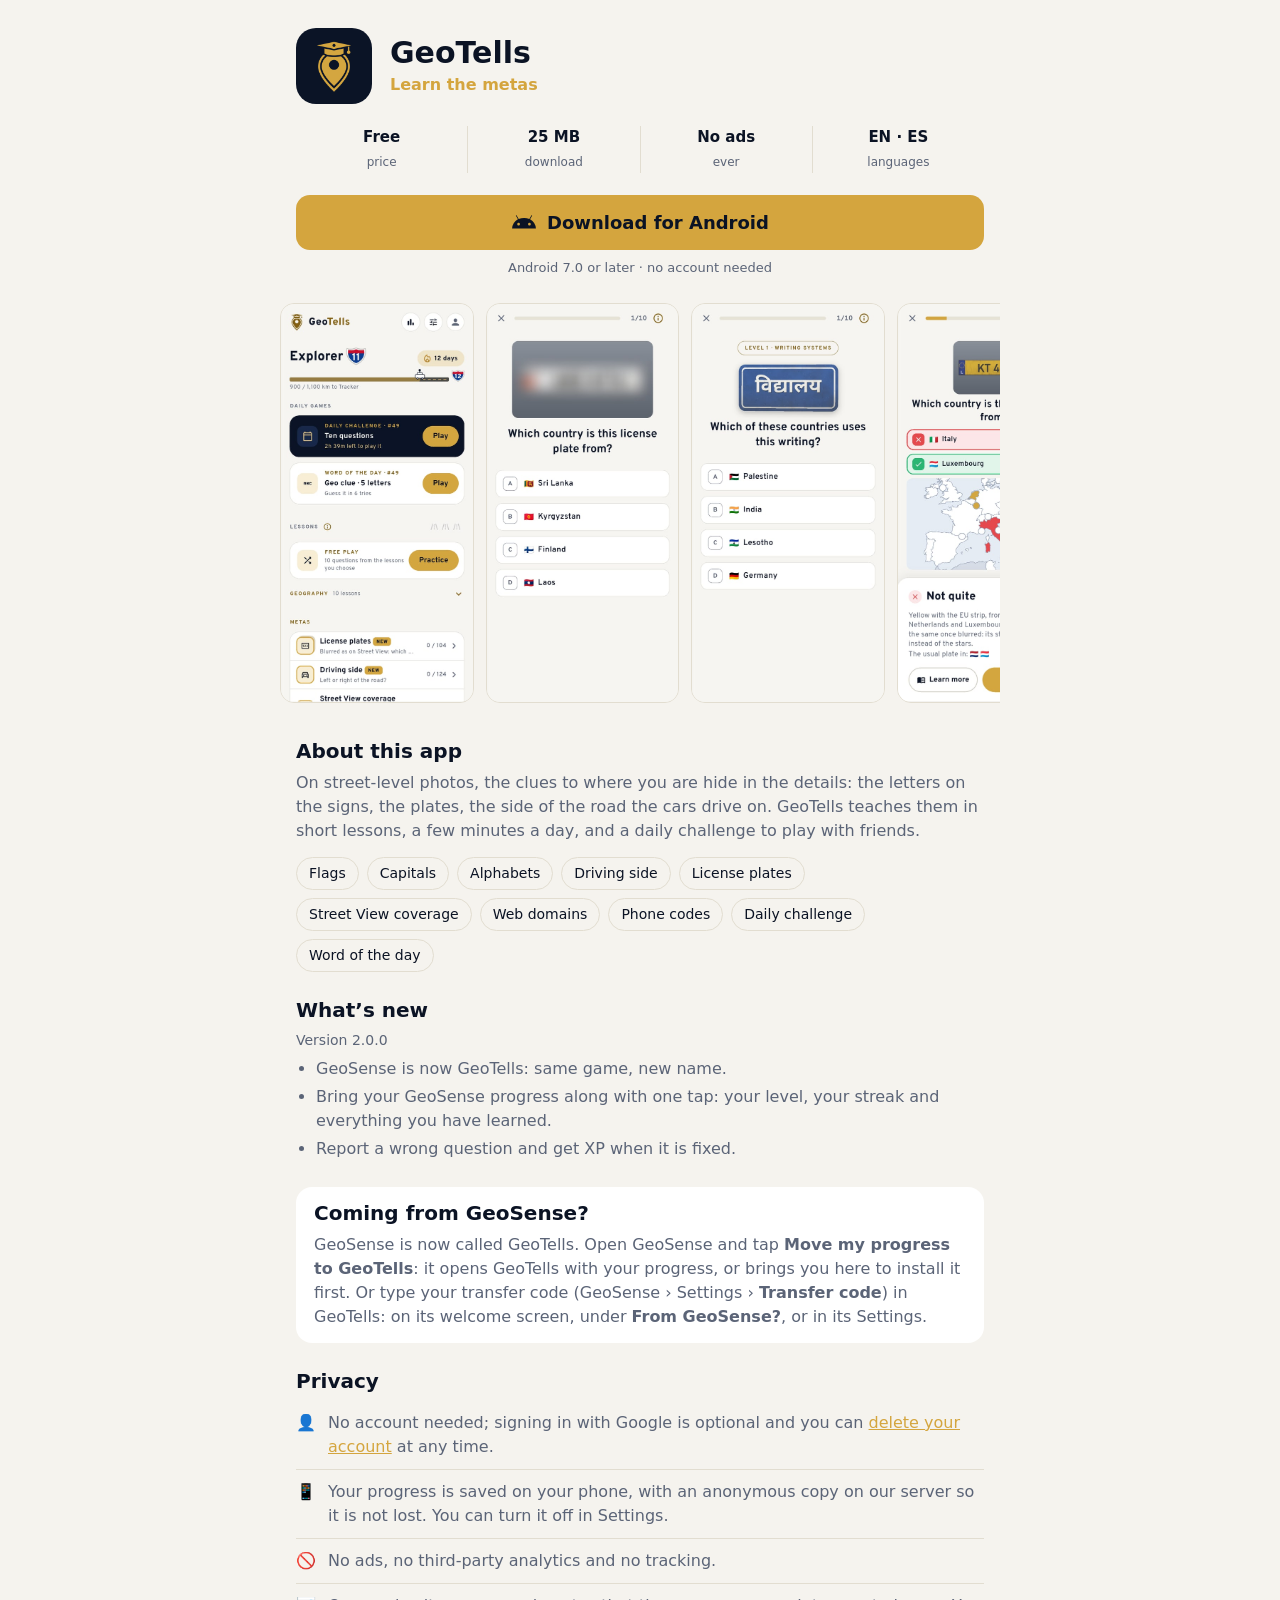
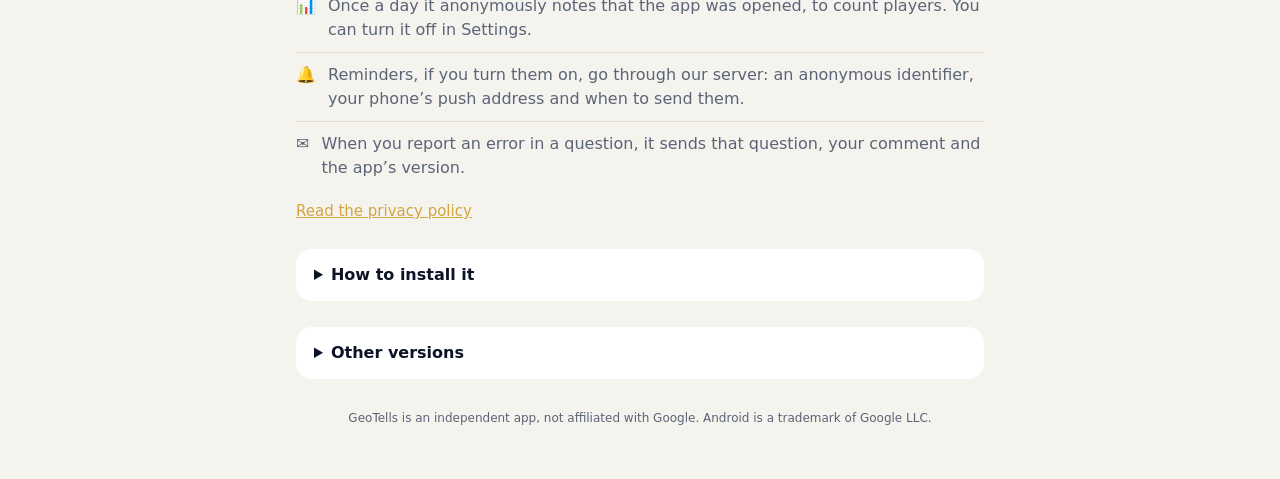
<file: index.html>
<!doctype html>
<!-- Made by _build.js: edit that, not this. -->
<html lang="en">
<head>
<meta charset="utf-8">
<meta name="viewport" content="width=device-width, initial-scale=1">
<title>GeoTells: Learn the Metas</title>
<meta name="description" content="Learn the metas: flags, road lines, alphabets, driving side... the clues that tell where a photo was taken. A few minutes a day.">
<meta property="og:title" content="GeoTells: Learn the Metas">
<meta property="og:description" content="Learn the clues that tell where a photo was taken, a few minutes a day.">
<!-- Small and square: WhatsApp shows it as a thumbnail beside the text, not a big banner. -->
<meta property="og:image" content="https://geotells.com/share.png">
<meta property="og:image:width" content="192">
<meta property="og:image:height" content="192">
<meta name="theme-color" content="#0b1324">
<link rel="icon" href="icon.png">
<link rel="stylesheet" href="style.css">
</head>
<body>
<main>
  <header class="app">
    <img class="logo" src="icon.png" alt="" width="76" height="76">
    <div>
      <h1>GeoTells</h1>
      <p class="by" data-es="Aprende las metas">Learn the metas</p>
    </div>
  </header>
  <ul class="facts">
    <li><b data-es="Gratis">Free</b><span data-es="precio">price</span></li>
    <li><b id="size">25 MB</b><span data-es="descarga">download</span></li>
    <li><b data-es="Sin anuncios">No ads</b><span data-es="nunca">ever</span></li>
    <li><b>EN · ES</b><span data-es="idiomas">languages</span></li>
  </ul>
  <a class="install" href="https://github.com/geotells/geotells.github.io/releases/latest/download/GeoTells.apk"><svg viewBox="0 0 24 24" aria-hidden="true"><path fill="currentColor" d="M17.6 9.48l1.84-3.18a.38.38 0 0 0-.66-.38l-1.86 3.22A11.5 11.5 0 0 0 12 8.2c-1.74 0-3.38.37-4.92.94L5.22 5.92a.38.38 0 0 0-.66.38L6.4 9.48A10.8 10.8 0 0 0 1 18h22a10.8 10.8 0 0 0-5.4-8.52zM7 15.25a1.25 1.25 0 1 1 0-2.5 1.25 1.25 0 0 1 0 2.5zm10 0a1.25 1.25 0 1 1 0-2.5 1.25 1.25 0 0 1 0 2.5z"/></svg><span data-es="Descargar para Android">Download for Android</span></a>
  <p class="needs" data-es="Android 7.0 o superior · sin crear cuenta">Android 7.0 or later · no account needed</p>

  <!-- store.js picks each image in the page's language; the browser picks
       the light or dark one, as the phone is set. -->
  <div class="shots" id="shots" aria-label="Screenshots">
    <picture><source media="(prefers-color-scheme: light)"><img data-n="1" alt="Home: the daily challenge, the word of the day and the lessons" data-es-alt="Inicio: el reto diario, la palabra del día y las lecciones" width="540" height="1115"></picture>
    <picture><source media="(prefers-color-scheme: light)"><img data-n="2" alt="A blurred plate, as you see it in the game: which country is it?" data-es-alt="Una matrícula difuminada, como la verás en el juego: ¿de qué país es?" width="540" height="1115"></picture>
    <picture><source media="(prefers-color-scheme: light)"><img data-n="3" alt="Which writing is on the sign?" data-es-alt="¿Qué escritura hay en la señal?" width="540" height="1115" loading="lazy"></picture>
    <picture><source media="(prefers-color-scheme: light)"><img data-n="4" alt="Missed it? The clue explained: yellow plates with the EU strip" data-es-alt="¿Fallaste? La pista explicada: matrículas amarillas con la franja de la UE" width="540" height="1115" loading="lazy"></picture>
    <picture><source media="(prefers-color-scheme: light)"><img data-n="5" alt="Which country’s flag is this?" data-es-alt="¿De qué país es esta bandera?" width="540" height="1115" loading="lazy"></picture>
    <picture><source media="(prefers-color-scheme: light)"><img data-n="6" alt="Find the country on the map" data-es-alt="Encuentra el país en el mapa" width="540" height="1115" loading="lazy"></picture>
    <picture><source media="(prefers-color-scheme: light)"><img data-n="7" alt="Your result, ready to share" data-es-alt="Tu resultado, listo para compartir" width="540" height="1115" loading="lazy"></picture>
  </div>

  <section>
    <h3 data-es="Acerca de esta app">About this app</h3>
    <p data-es="En las fotos a pie de calle, las pistas de dónde estás se esconden en los detalles: las letras de los carteles, las matrículas, el lado por el que circulan los coches. GeoTells te las enseña con lecciones cortas, unos minutos al día, y un reto diario para jugar con amigos.">On street-level photos, the clues to where you are hide in the details: the letters on the signs, the plates, the side of the road the cars drive on. GeoTells teaches them in short lessons, a few minutes a day, and a daily challenge to play with friends.</p>
    <ul class="chips">
      <li data-es="Banderas">Flags</li>
      <li data-es="Capitales">Capitals</li>
      <li data-es="Alfabetos">Alphabets</li>
      <li data-es="Lado de conducción">Driving side</li>
      <li data-es="Matrículas">License plates</li>
      <li data-es="Cobertura de Street View">Street View coverage</li>
      <li data-es="Dominios web">Web domains</li>
      <li data-es="Prefijos">Phone codes</li>
      <li data-es="Reto diario">Daily challenge</li>
      <li data-es="Palabra del día">Word of the day</li>
    </ul>
  </section>

  <section>
    <h3 data-es="Novedades">What’s new</h3>
    <p class="meta" id="release">Version 2.0.0</p>
    <ul class="list">
      <li data-es="GeoSense ahora es GeoTells: el mismo juego, con otro nombre.">GeoSense is now GeoTells: same game, new name.</li>
      <li data-es="Trae tu progreso de GeoSense con un toque: tu nivel, tu racha y todo lo que has aprendido.">Bring your GeoSense progress along with one tap: your level, your streak and everything you have learned.</li>
      <li data-es="Avisa de una pregunta errónea y gana XP cuando se corrija.">Report a wrong question and get XP when it is fixed.</li>
    </ul>
  </section>

  <section class="from" id="geosense">
    <h3 data-es="¿Vienes de GeoSense?">Coming from GeoSense?</h3>
    <p data-es="GeoSense ahora se llama GeoTells. Abre GeoSense y pulsa &lt;b&gt;Pasar mi progreso a GeoTells&lt;/b&gt;: abre GeoTells con tu progreso, o te trae aquí para instalarla antes. También puedes escribir tu código de traspaso (GeoSense › Ajustes › &lt;b&gt;Código de traspaso&lt;/b&gt;) en GeoTells: en su pantalla de bienvenida, en &lt;b&gt;¿Vienes de GeoSense?&lt;/b&gt;, o en sus Ajustes.">GeoSense is now called GeoTells. Open GeoSense and tap <b>Move my progress to GeoTells</b>: it opens GeoTells with your progress, or brings you here to install it first. Or type your transfer code (GeoSense › Settings › <b>Transfer code</b>) in GeoTells: on its welcome screen, under <b>From GeoSense?</b>, or in its Settings.</p>
  </section>

  <section>
    <h3 data-es="Privacidad">Privacy</h3>
    <ul class="privacy">
      <li><span aria-hidden="true">👤</span><span data-es="No hace falta cuenta; entrar con Google es opcional y puedes &lt;a href=&quot;delete-account&quot;&gt;borrar tu cuenta&lt;/a&gt; cuando quieras.">No account needed; signing in with Google is optional and you can <a href="delete-account">delete your account</a> at any time.</span></li>
      <li><span aria-hidden="true">📱</span><span data-es="Tu progreso se guarda en tu móvil, con una copia anónima en nuestro servidor para que no se pierda. Puedes desactivarla en Ajustes.">Your progress is saved on your phone, with an anonymous copy on our server so it is not lost. You can turn it off in Settings.</span></li>
      <li><span aria-hidden="true">🚫</span><span data-es="Sin anuncios, sin analíticas de terceros y sin rastreo.">No ads, no third-party analytics and no tracking.</span></li>
      <li><span aria-hidden="true">📊</span><span data-es="Una vez al día anota de forma anónima que se abrió la app, para contar jugadores. Puedes desactivarlo en Ajustes.">Once a day it anonymously notes that the app was opened, to count players. You can turn it off in Settings.</span></li>
      <li><span aria-hidden="true">🔔</span><span data-es="Los recordatorios, si los activas, pasan por nuestro servidor: un identificador anónimo, la dirección push de tu móvil y cuándo enviarlos.">Reminders, if you turn them on, go through our server: an anonymous identifier, your phone’s push address and when to send them.</span></li>
      <li><span aria-hidden="true">✉️</span><span data-es="Si notificas un error en una pregunta, envía esa pregunta, tu comentario y la versión de la app.">When you report an error in a question, it sends that question, your comment and the app’s version.</span></li>
    </ul>
    <p class="more"><a href="privacy" data-es="Lee la política de privacidad">Read the privacy policy</a></p>
  </section>

  <details id="install">
    <summary data-es="Cómo instalarla">How to install it</summary>
    <p class="note" data-es="GeoTells aún no está en Google Play, así que Android hace alguna pregunta más la primera vez. Es segura: acepta.">GeoTells is not on Google Play yet, so Android asks a few extra questions the first time. It is safe: say yes to them.</p>
    <ol>
      <li data-es="Pulsa &lt;b&gt;Descargar para Android&lt;/b&gt;. Si el navegador avisa de que el archivo puede ser dañino, pulsa &lt;b&gt;Descargar de todos modos&lt;/b&gt;.">Tap <b>Download for Android</b>. If the browser warns that the file could be harmful, tap <b>Download anyway</b>.</li>
      <li data-es="Abre &lt;b&gt;GeoTells.apk&lt;/b&gt;: desde el aviso de descarga, o desde la app &lt;b&gt;Archivos&lt;/b&gt;, en Descargas.">Open <b>GeoTells.apk</b>: from the download notification, or from the <b>Files</b> app, in Downloads.</li>
      <li data-es="Si dice que tu móvil no puede instalar apps desconocidas de esta fuente, pulsa &lt;b&gt;Ajustes&lt;/b&gt;, activa &lt;b&gt;Permitir de esta fuente&lt;/b&gt; y vuelve atrás. Así das permiso al navegador (o a la app Archivos) para instalar apps; luego puedes quitarlo.">If it says your phone is not allowed to install unknown apps from this source, tap <b>Settings</b>, turn on <b>Allow from this source</b> and go back. This lets your browser (or the Files app) install apps; you can turn it off afterwards.</li>
      <li data-es="Si alguna protección de seguridad del móvil bloquea la instalación (algunas marcas incluyen un bloqueador automático), desactívala un momento en &lt;b&gt;Ajustes › Seguridad&lt;/b&gt;, instala GeoTells y vuelve a activarla.">If a security feature of your phone blocks the installation (some brands include an automatic blocker), turn it off for a moment in <b>Settings › Security</b>, install GeoTells and turn it back on.</li>
      <li data-es="Si &lt;b&gt;Google Play Protect&lt;/b&gt; dice que no conoce la app, pulsa &lt;b&gt;Más detalles&lt;/b&gt; y luego &lt;b&gt;Instalar de todos modos&lt;/b&gt;.">If <b>Google Play Protect</b> says it does not know the app, tap <b>More details</b> and then <b>Install anyway</b>.</li>
      <li data-es="Pulsa &lt;b&gt;Instalar&lt;/b&gt; y luego &lt;b&gt;Abrir&lt;/b&gt;. Para actualizarla más adelante, vuelve a descargarla desde aquí e instálala encima: no pierdes tu progreso.">Tap <b>Install</b>, then <b>Open</b>. To update it later, download it again from here and install it over the old one: your progress stays.</li>
    </ol>
  </details>

  <details id="other-versions">
    <summary data-es="Otras versiones">Other versions</summary>
    <p data-es="Para móviles y tabletas antiguos con procesador de 32 bits: si GeoTells dice que no es compatible, o se instala pero se cierra nada más abrirla, esta es la tuya. Se instala igual.">For older phones and tablets with a 32-bit processor: if GeoTells says it is not compatible, or it installs but closes as soon as you open it, this is the one for you. Install it the same way.</p>
    <p class="more"><a class="install secondary" href="https://github.com/geotells/geotells.github.io/releases/latest/download/GeoTells-32bit.apk"><span data-es="Descargar versión 32 bits">Download 32-bit version</span></a></p>
  </details>

  <p class="legal" data-es="GeoTells es una app independiente, sin relación con Google. Android es una marca de Google LLC.">GeoTells is an independent app, not affiliated with Google. Android is a trademark of Google LLC.</p>
</main>
<script src="lang.js"></script>
<script src="store.js"></script>
</body>
</html>
</file>
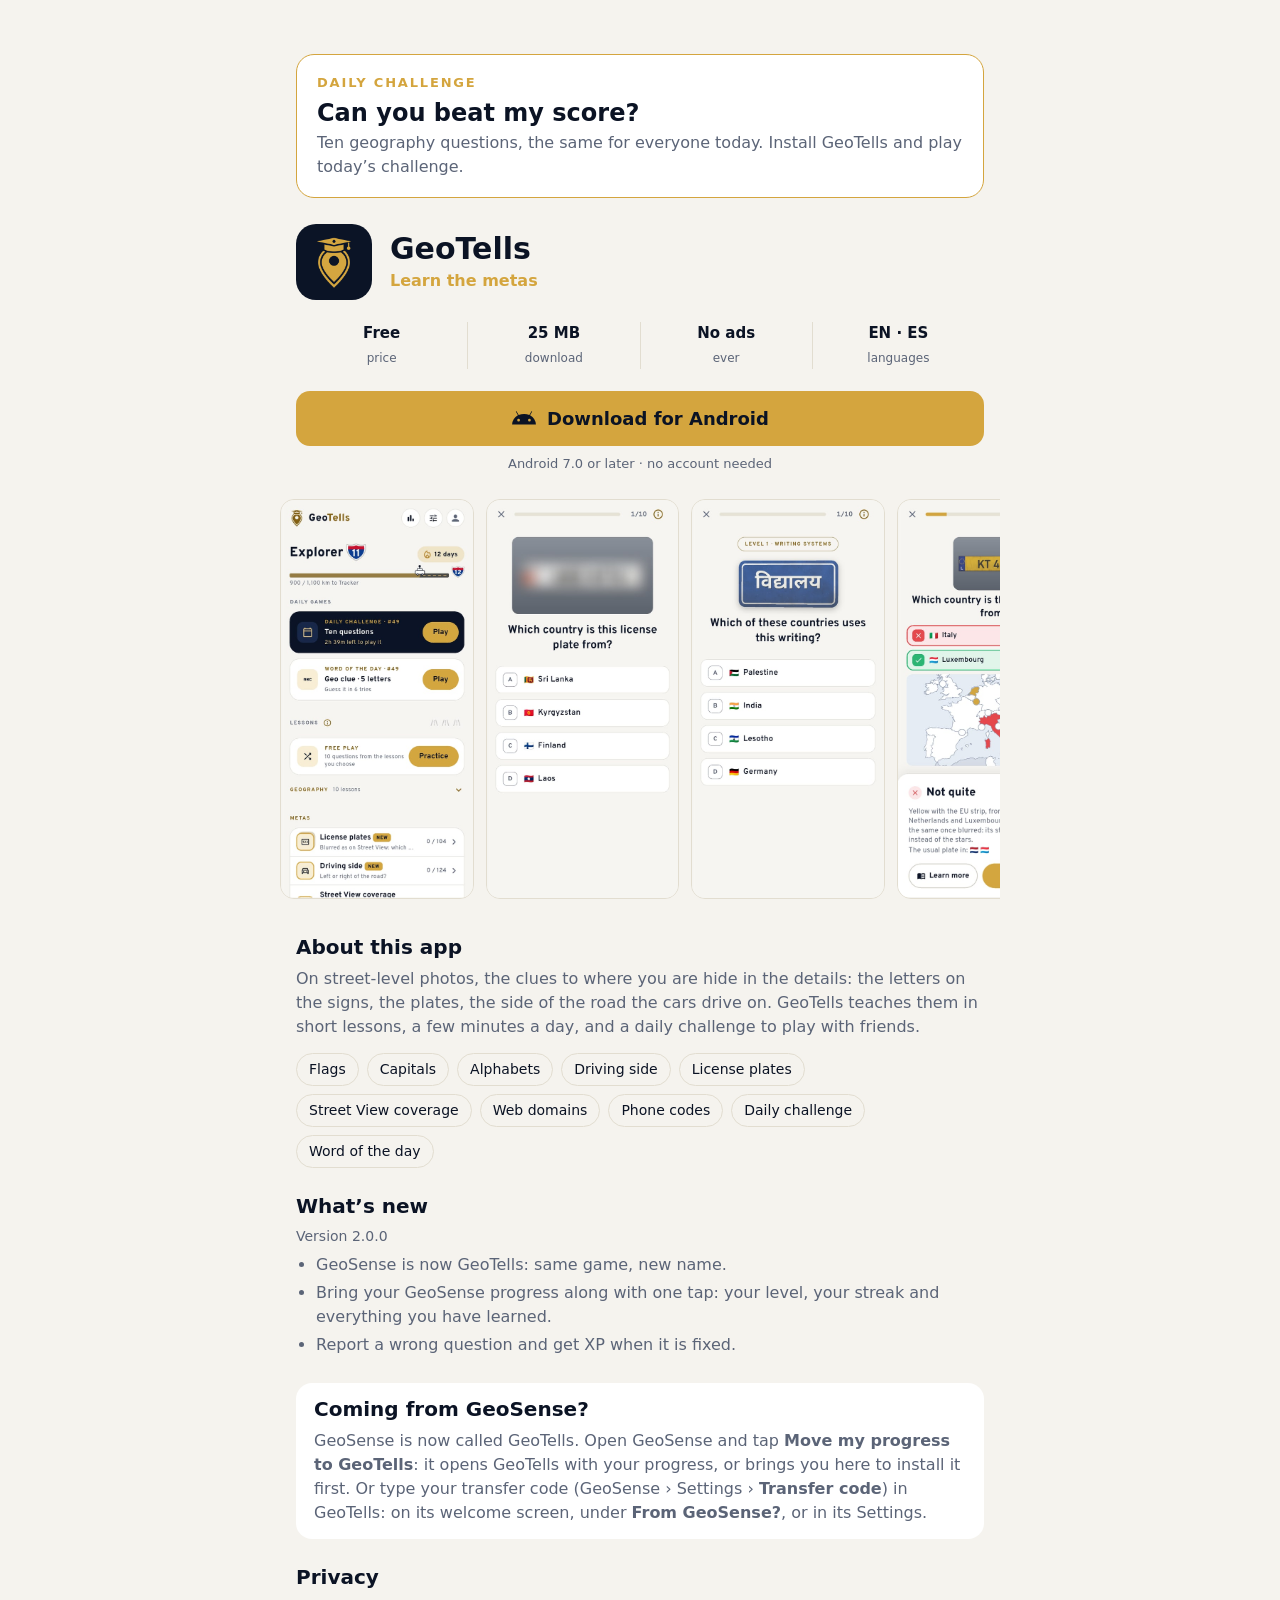
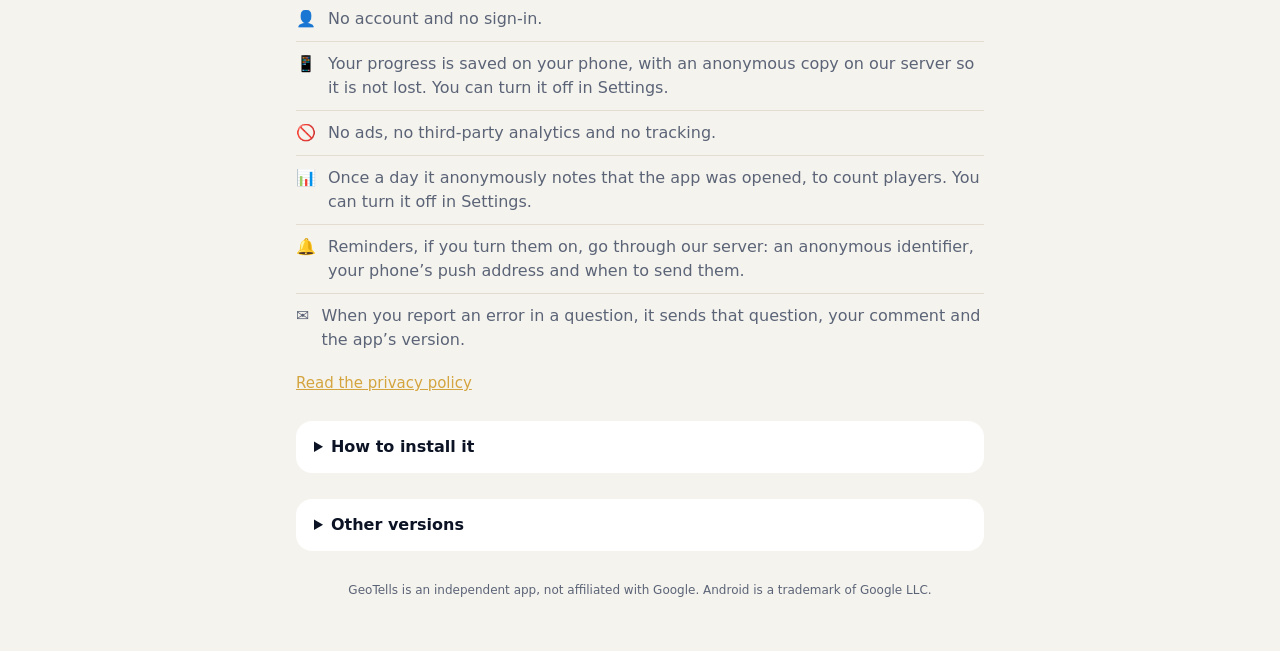
<file: d.html>
<!doctype html>
<!-- Made by _build.js: edit that, not this. -->
<html lang="en">
<head>
<meta charset="utf-8">
<meta name="viewport" content="width=device-width, initial-scale=1">
<title>GeoTells daily challenge</title>
<meta name="description" content="Ten geography questions, the same for everyone today. Can you beat my score?">
<meta property="og:title" content="GeoTells daily challenge">
<meta property="og:description" content="Ten geography questions, the same for everyone today. Can you beat my score?">
<!-- Small and square: WhatsApp shows it as a thumbnail beside the text, not a big banner. -->
<meta property="og:image" content="https://geotells.com/share.png">
<meta property="og:image:width" content="192">
<meta property="og:image:height" content="192">
<meta name="theme-color" content="#0b1324">
<link rel="icon" href="icon.png">
<link rel="stylesheet" href="style.css">
</head>
<body>
<main>
  <section class="invite">
    <p class="eyebrow" id="label" data-es="Reto diario">Daily challenge</p>
    <h2 data-es="¿Me superas?">Can you beat my score?</h2>
    <p data-es="Diez preguntas de geografía, las mismas para todos hoy. Instala GeoTells y juega el reto de hoy.">Ten geography questions, the same for everyone today. Install GeoTells and play today’s challenge.</p>
  </section>
  <header class="app">
    <img class="logo" src="icon.png" alt="" width="76" height="76">
    <div>
      <h1>GeoTells</h1>
      <p class="by" data-es="Aprende las metas">Learn the metas</p>
    </div>
  </header>
  <ul class="facts">
    <li><b data-es="Gratis">Free</b><span data-es="precio">price</span></li>
    <li><b id="size">25 MB</b><span data-es="descarga">download</span></li>
    <li><b data-es="Sin anuncios">No ads</b><span data-es="nunca">ever</span></li>
    <li><b>EN · ES</b><span data-es="idiomas">languages</span></li>
  </ul>
  <a class="install" href="https://github.com/geotells/geotells.github.io/releases/latest/download/GeoTells.apk"><svg viewBox="0 0 24 24" aria-hidden="true"><path fill="currentColor" d="M17.6 9.48l1.84-3.18a.38.38 0 0 0-.66-.38l-1.86 3.22A11.5 11.5 0 0 0 12 8.2c-1.74 0-3.38.37-4.92.94L5.22 5.92a.38.38 0 0 0-.66.38L6.4 9.48A10.8 10.8 0 0 0 1 18h22a10.8 10.8 0 0 0-5.4-8.52zM7 15.25a1.25 1.25 0 1 1 0-2.5 1.25 1.25 0 0 1 0 2.5zm10 0a1.25 1.25 0 1 1 0-2.5 1.25 1.25 0 0 1 0 2.5z"/></svg><span data-es="Descargar para Android">Download for Android</span></a>
  <p class="needs" data-es="Android 7.0 o superior · sin crear cuenta">Android 7.0 or later · no account needed</p>

  <!-- store.js picks each image in the page's language; the browser picks
       the light or dark one, as the phone is set. -->
  <div class="shots" id="shots" aria-label="Screenshots">
    <picture><source media="(prefers-color-scheme: light)"><img data-n="1" alt="Home: the daily challenge, the word of the day and the lessons" data-es-alt="Inicio: el reto diario, la palabra del día y las lecciones" width="540" height="1115"></picture>
    <picture><source media="(prefers-color-scheme: light)"><img data-n="2" alt="A blurred plate, as you see it in the game: which country is it?" data-es-alt="Una matrícula difuminada, como la verás en el juego: ¿de qué país es?" width="540" height="1115"></picture>
    <picture><source media="(prefers-color-scheme: light)"><img data-n="3" alt="Which writing is on the sign?" data-es-alt="¿Qué escritura hay en la señal?" width="540" height="1115" loading="lazy"></picture>
    <picture><source media="(prefers-color-scheme: light)"><img data-n="4" alt="Missed it? The clue explained: yellow plates with the EU strip" data-es-alt="¿Fallaste? La pista explicada: matrículas amarillas con la franja de la UE" width="540" height="1115" loading="lazy"></picture>
    <picture><source media="(prefers-color-scheme: light)"><img data-n="5" alt="Which country’s flag is this?" data-es-alt="¿De qué país es esta bandera?" width="540" height="1115" loading="lazy"></picture>
    <picture><source media="(prefers-color-scheme: light)"><img data-n="6" alt="Find the country on the map" data-es-alt="Encuentra el país en el mapa" width="540" height="1115" loading="lazy"></picture>
    <picture><source media="(prefers-color-scheme: light)"><img data-n="7" alt="Your result, ready to share" data-es-alt="Tu resultado, listo para compartir" width="540" height="1115" loading="lazy"></picture>
  </div>

  <section>
    <h3 data-es="Acerca de esta app">About this app</h3>
    <p data-es="En las fotos a pie de calle, las pistas de dónde estás se esconden en los detalles: las letras de los carteles, las matrículas, el lado por el que circulan los coches. GeoTells te las enseña con lecciones cortas, unos minutos al día, y un reto diario para jugar con amigos.">On street-level photos, the clues to where you are hide in the details: the letters on the signs, the plates, the side of the road the cars drive on. GeoTells teaches them in short lessons, a few minutes a day, and a daily challenge to play with friends.</p>
    <ul class="chips">
      <li data-es="Banderas">Flags</li>
      <li data-es="Capitales">Capitals</li>
      <li data-es="Alfabetos">Alphabets</li>
      <li data-es="Lado de conducción">Driving side</li>
      <li data-es="Matrículas">License plates</li>
      <li data-es="Cobertura de Street View">Street View coverage</li>
      <li data-es="Dominios web">Web domains</li>
      <li data-es="Prefijos">Phone codes</li>
      <li data-es="Reto diario">Daily challenge</li>
      <li data-es="Palabra del día">Word of the day</li>
    </ul>
  </section>

  <section>
    <h3 data-es="Novedades">What’s new</h3>
    <p class="meta" id="release">Version 2.0.0</p>
    <ul class="list">
      <li data-es="GeoSense ahora es GeoTells: el mismo juego, con otro nombre.">GeoSense is now GeoTells: same game, new name.</li>
      <li data-es="Trae tu progreso de GeoSense con un toque: tu nivel, tu racha y todo lo que has aprendido.">Bring your GeoSense progress along with one tap: your level, your streak and everything you have learned.</li>
      <li data-es="Avisa de una pregunta errónea y gana XP cuando se corrija.">Report a wrong question and get XP when it is fixed.</li>
    </ul>
  </section>

  <section class="from" id="geosense">
    <h3 data-es="¿Vienes de GeoSense?">Coming from GeoSense?</h3>
    <p data-es="GeoSense ahora se llama GeoTells. Abre GeoSense y pulsa &lt;b&gt;Pasar mi progreso a GeoTells&lt;/b&gt;: abre GeoTells con tu progreso, o te trae aquí para instalarla antes. También puedes escribir tu código de traspaso (GeoSense › Ajustes › &lt;b&gt;Código de traspaso&lt;/b&gt;) en GeoTells: en su pantalla de bienvenida, en &lt;b&gt;¿Vienes de GeoSense?&lt;/b&gt;, o en sus Ajustes.">GeoSense is now called GeoTells. Open GeoSense and tap <b>Move my progress to GeoTells</b>: it opens GeoTells with your progress, or brings you here to install it first. Or type your transfer code (GeoSense › Settings › <b>Transfer code</b>) in GeoTells: on its welcome screen, under <b>From GeoSense?</b>, or in its Settings.</p>
  </section>

  <section>
    <h3 data-es="Privacidad">Privacy</h3>
    <ul class="privacy">
      <li><span aria-hidden="true">👤</span><span data-es="Sin cuenta y sin registro.">No account and no sign-in.</span></li>
      <li><span aria-hidden="true">📱</span><span data-es="Tu progreso se guarda en tu móvil, con una copia anónima en nuestro servidor para que no se pierda. Puedes desactivarla en Ajustes.">Your progress is saved on your phone, with an anonymous copy on our server so it is not lost. You can turn it off in Settings.</span></li>
      <li><span aria-hidden="true">🚫</span><span data-es="Sin anuncios, sin analíticas de terceros y sin rastreo.">No ads, no third-party analytics and no tracking.</span></li>
      <li><span aria-hidden="true">📊</span><span data-es="Una vez al día anota de forma anónima que se abrió la app, para contar jugadores. Puedes desactivarlo en Ajustes.">Once a day it anonymously notes that the app was opened, to count players. You can turn it off in Settings.</span></li>
      <li><span aria-hidden="true">🔔</span><span data-es="Los recordatorios, si los activas, pasan por nuestro servidor: un identificador anónimo, la dirección push de tu móvil y cuándo enviarlos.">Reminders, if you turn them on, go through our server: an anonymous identifier, your phone’s push address and when to send them.</span></li>
      <li><span aria-hidden="true">✉️</span><span data-es="Si notificas un error en una pregunta, envía esa pregunta, tu comentario y la versión de la app.">When you report an error in a question, it sends that question, your comment and the app’s version.</span></li>
    </ul>
    <p class="more"><a href="privacy" data-es="Lee la política de privacidad">Read the privacy policy</a></p>
  </section>

  <details id="install">
    <summary data-es="Cómo instalarla">How to install it</summary>
    <p class="note" data-es="GeoTells aún no está en Google Play, así que Android hace alguna pregunta más la primera vez. Es segura: acepta.">GeoTells is not on Google Play yet, so Android asks a few extra questions the first time. It is safe: say yes to them.</p>
    <ol>
      <li data-es="Pulsa &lt;b&gt;Descargar para Android&lt;/b&gt;. Si el navegador avisa de que el archivo puede ser dañino, pulsa &lt;b&gt;Descargar de todos modos&lt;/b&gt;.">Tap <b>Download for Android</b>. If the browser warns that the file could be harmful, tap <b>Download anyway</b>.</li>
      <li data-es="Abre &lt;b&gt;GeoTells.apk&lt;/b&gt;: desde el aviso de descarga, o desde la app &lt;b&gt;Archivos&lt;/b&gt;, en Descargas.">Open <b>GeoTells.apk</b>: from the download notification, or from the <b>Files</b> app, in Downloads.</li>
      <li data-es="Si dice que tu móvil no puede instalar apps desconocidas de esta fuente, pulsa &lt;b&gt;Ajustes&lt;/b&gt;, activa &lt;b&gt;Permitir de esta fuente&lt;/b&gt; y vuelve atrás. Así das permiso al navegador (o a la app Archivos) para instalar apps; luego puedes quitarlo.">If it says your phone is not allowed to install unknown apps from this source, tap <b>Settings</b>, turn on <b>Allow from this source</b> and go back. This lets your browser (or the Files app) install apps; you can turn it off afterwards.</li>
      <li data-es="Si alguna protección de seguridad del móvil bloquea la instalación (algunas marcas incluyen un bloqueador automático), desactívala un momento en &lt;b&gt;Ajustes › Seguridad&lt;/b&gt;, instala GeoTells y vuelve a activarla.">If a security feature of your phone blocks the installation (some brands include an automatic blocker), turn it off for a moment in <b>Settings › Security</b>, install GeoTells and turn it back on.</li>
      <li data-es="Si &lt;b&gt;Google Play Protect&lt;/b&gt; dice que no conoce la app, pulsa &lt;b&gt;Más detalles&lt;/b&gt; y luego &lt;b&gt;Instalar de todos modos&lt;/b&gt;.">If <b>Google Play Protect</b> says it does not know the app, tap <b>More details</b> and then <b>Install anyway</b>.</li>
      <li data-es="Pulsa &lt;b&gt;Instalar&lt;/b&gt; y luego &lt;b&gt;Abrir&lt;/b&gt;. Para actualizarla más adelante, vuelve a descargarla desde aquí e instálala encima: no pierdes tu progreso.">Tap <b>Install</b>, then <b>Open</b>. To update it later, download it again from here and install it over the old one: your progress stays.</li>
    </ol>
  </details>

  <details id="other-versions">
    <summary data-es="Otras versiones">Other versions</summary>
    <p data-es="Para móviles y tabletas antiguos con procesador de 32 bits: si GeoTells dice que no es compatible, o se instala pero se cierra nada más abrirla, esta es la tuya. Se instala igual.">For older phones and tablets with a 32-bit processor: if GeoTells says it is not compatible, or it installs but closes as soon as you open it, this is the one for you. Install it the same way.</p>
    <p class="more"><a class="install secondary" href="https://github.com/geotells/geotells.github.io/releases/latest/download/GeoTells-32bit.apk"><span data-es="Descargar versión 32 bits">Download 32-bit version</span></a></p>
  </details>

  <p class="legal" data-es="GeoTells es una app independiente, sin relación con Google. Android es una marca de Google LLC.">GeoTells is an independent app, not affiliated with Google. Android is a trademark of Google LLC.</p>
</main>
<script src="lang.js"></script>
<script src="store.js"></script>
</body>
</html>
</file>
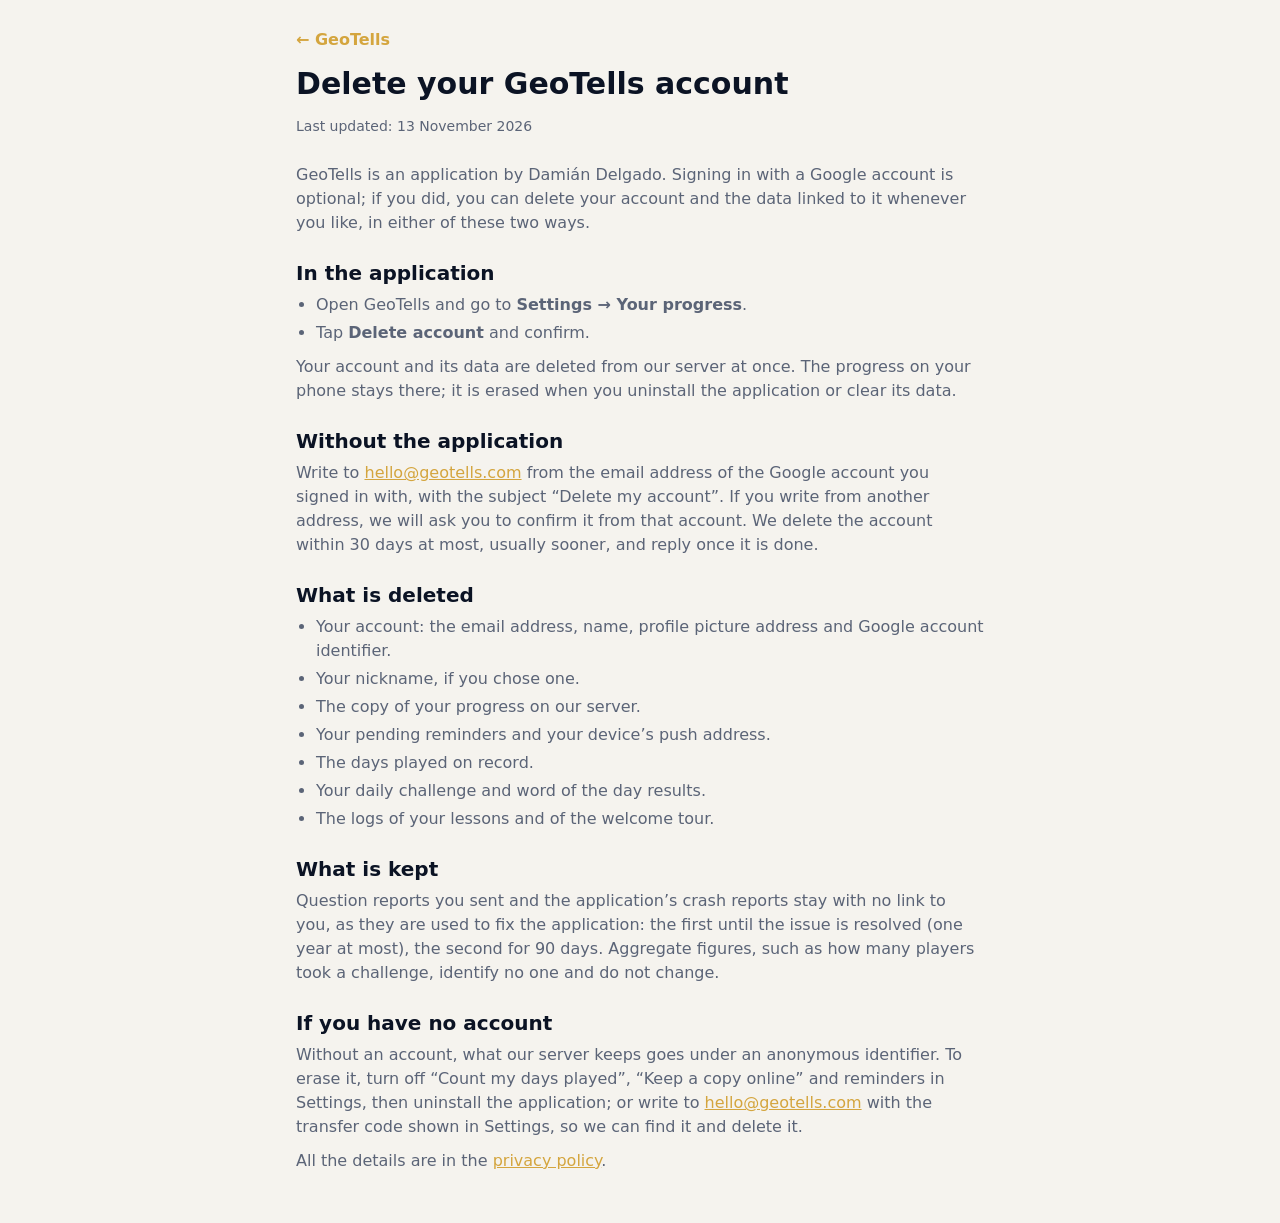
<file: delete-account.html>
<!doctype html>
<!-- Written by hand, as privacy.html now is. Google Play links here as the
     app's account deletion page: keep it in step with privacy.html. -->
<html lang="en">
<head>
<meta charset="utf-8">
<meta name="viewport" content="width=device-width, initial-scale=1">
<title>Delete your GeoTells account</title>
<meta name="description" content="How to delete your GeoTells account and the data linked to it, in the app or by email.">
<meta name="theme-color" content="#0b1324">
<link rel="icon" href="icon.png">
<link rel="stylesheet" href="style.css">
</head>
<body>
<main class="policy">
  <a class="back" href="./"><span data-es="← GeoTells">← GeoTells</span></a>
  <h1 data-es="Borrar tu cuenta de GeoTells">Delete your GeoTells account</h1>
  <p class="meta" data-es="Última actualización: 13 de noviembre de 2026">Last updated: 13 November 2026</p>
  <section>
    <p data-es="GeoTells es una aplicación de Damián Delgado. Entrar con una cuenta de Google es opcional; si lo hiciste, puedes borrar tu cuenta y los datos vinculados a ella cuando quieras, de cualquiera de estas dos formas.">GeoTells is an application by Damián Delgado. Signing in with a Google account is optional; if you did, you can delete your account and the data linked to it whenever you like, in either of these two ways.</p>
  </section>
  <section>
    <h3 data-es="En la aplicación">In the application</h3>
    <ul class="list">
      <li data-es="Abre GeoTells y ve a &lt;b&gt;Ajustes → Tu progreso&lt;/b&gt;.">Open GeoTells and go to <b>Settings → Your progress</b>.</li>
      <li data-es="Toca &lt;b&gt;Borrar cuenta&lt;/b&gt; y confírmalo.">Tap <b>Delete account</b> and confirm.</li>
    </ul>
    <p data-es="Tu cuenta y sus datos se borran de inmediato de nuestro servidor. El progreso que hay en tu móvil se queda en él; se borra al desinstalar la aplicación o borrar sus datos.">Your account and its data are deleted from our server at once. The progress on your phone stays there; it is erased when you uninstall the application or clear its data.</p>
  </section>
  <section>
    <h3 data-es="Sin la aplicación">Without the application</h3>
    <p data-es="Escribe a &lt;a href=&quot;mailto:hello@geotells.com?subject=Borrar%20mi%20cuenta&quot;&gt;hello@geotells.com&lt;/a&gt; desde la dirección de correo de la cuenta de Google con la que entraste, con el asunto «Borrar mi cuenta». Si escribes desde otra dirección, te pediremos que lo confirmes desde esa cuenta. Borramos la cuenta en un plazo máximo de 30 días, normalmente antes, y te contestamos cuando esté hecho.">Write to <a href="mailto:hello@geotells.com?subject=Delete%20my%20account">hello@geotells.com</a> from the email address of the Google account you signed in with, with the subject “Delete my account”. If you write from another address, we will ask you to confirm it from that account. We delete the account within 30 days at most, usually sooner, and reply once it is done.</p>
  </section>
  <section>
    <h3 data-es="Qué se borra">What is deleted</h3>
    <ul class="list">
      <li data-es="Tu cuenta: la dirección de correo, el nombre, la dirección de la foto de perfil y el identificador de tu cuenta de Google.">Your account: the email address, name, profile picture address and Google account identifier.</li>
      <li data-es="Tu apodo, si elegiste uno.">Your nickname, if you chose one.</li>
      <li data-es="La copia de tu progreso en nuestro servidor.">The copy of your progress on our server.</li>
      <li data-es="Tus recordatorios pendientes y la dirección push de tu dispositivo.">Your pending reminders and your device’s push address.</li>
      <li data-es="Los días jugados registrados.">The days played on record.</li>
      <li data-es="Tus resultados del reto diario y de la palabra del día.">Your daily challenge and word of the day results.</li>
      <li data-es="El registro de tus lecciones y de la bienvenida.">The logs of your lessons and of the welcome tour.</li>
    </ul>
  </section>
  <section>
    <h3 data-es="Qué se conserva">What is kept</h3>
    <p data-es="Los informes de errores en preguntas que enviaste y los informes de fallos de la aplicación se quedan sin ningún vínculo contigo, porque sirven para corregir la aplicación: los primeros hasta resolver la incidencia (como máximo un año) y los segundos 90 días. Las cifras agregadas, como el número de jugadores de un reto, no identifican a nadie y no cambian.">Question reports you sent and the application’s crash reports stay with no link to you, as they are used to fix the application: the first until the issue is resolved (one year at most), the second for 90 days. Aggregate figures, such as how many players took a challenge, identify no one and do not change.</p>
  </section>
  <section>
    <h3 data-es="Si no tienes cuenta">If you have no account</h3>
    <p data-es="Sin cuenta, lo que guarda nuestro servidor va con un identificador anónimo. Para borrarlo, desactiva en Ajustes «Contar mis días de juego», «Guardar una copia en internet» y los recordatorios, y después desinstala la aplicación; o escribe a &lt;a href=&quot;mailto:hello@geotells.com&quot;&gt;hello@geotells.com&lt;/a&gt; con el código de traspaso que aparece en Ajustes, para que podamos encontrarlo y borrarlo.">Without an account, what our server keeps goes under an anonymous identifier. To erase it, turn off “Count my days played”, “Keep a copy online” and reminders in Settings, then uninstall the application; or write to <a href="mailto:hello@geotells.com">hello@geotells.com</a> with the transfer code shown in Settings, so we can find it and delete it.</p>
    <p data-es="Todos los detalles están en la &lt;a href=&quot;privacy&quot;&gt;política de privacidad&lt;/a&gt;.">All the details are in the <a href="privacy">privacy policy</a>.</p>
  </section>
</main>
<script src="lang.js"></script>
</body>
</html>
</file>
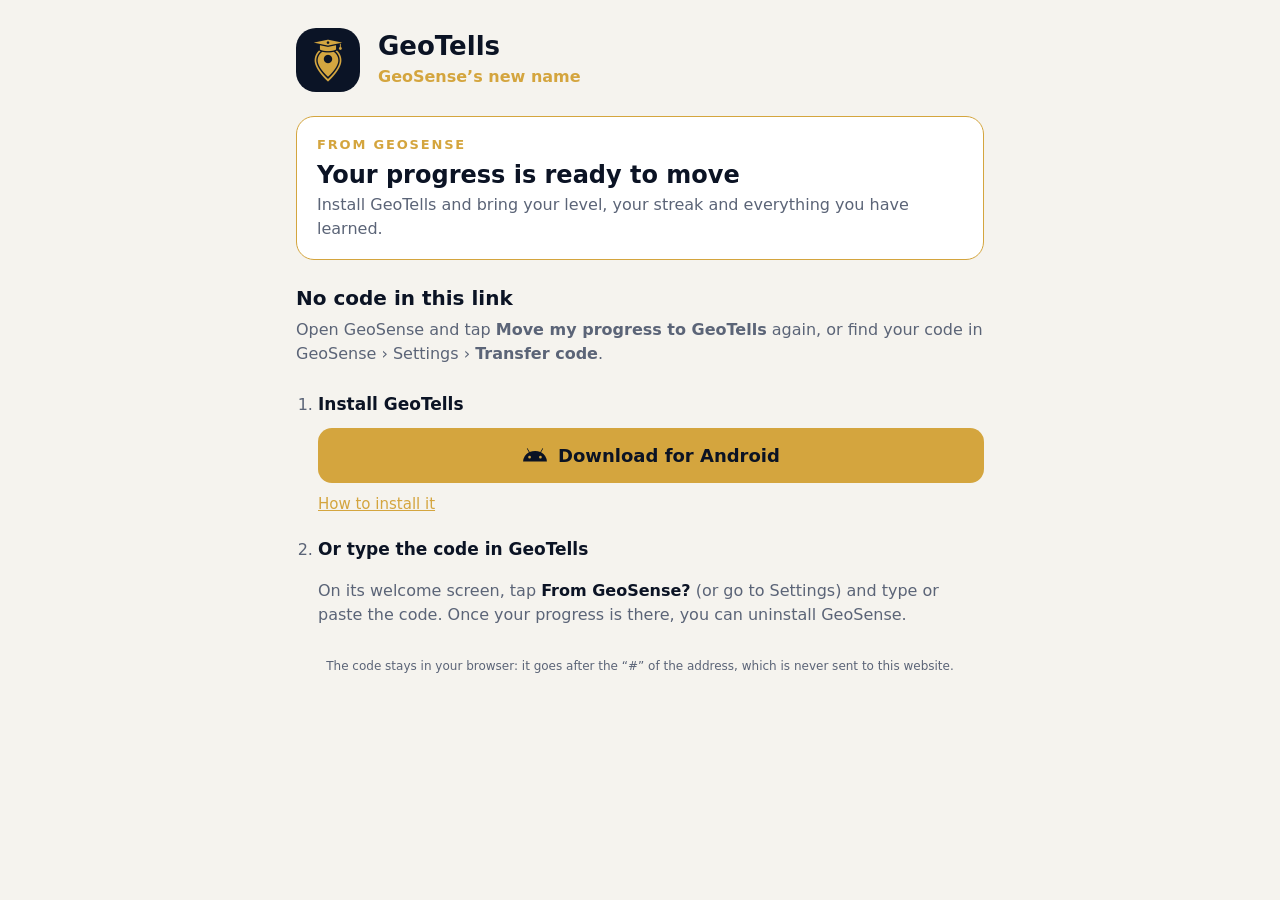
<file: importar.html>
<!doctype html>
<!-- Made by _build.js: edit that, not this. -->
<html lang="en">
<head>
<meta charset="utf-8">
<meta name="viewport" content="width=device-width, initial-scale=1">
<title>Move from GeoSense to GeoTells</title>
<meta name="description" content="GeoSense is now GeoTells: install it and bring your progress along.">
<meta name="robots" content="noindex">
<meta name="referrer" content="no-referrer">
<meta name="theme-color" content="#0b1324">
<link rel="icon" href="icon.png">
<link rel="stylesheet" href="style.css">
</head>
<body>
<main class="import">
  <header class="app">
    <img class="logo" src="icon.png" alt="" width="64" height="64">
    <div>
      <h1>GeoTells</h1>
      <p class="by" data-es="El nuevo nombre de GeoSense">GeoSense’s new name</p>
    </div>
  </header>

  <section class="invite">
    <p class="eyebrow" data-es="Desde GeoSense">From GeoSense</p>
    <h2 data-es="Tu progreso está listo para pasar">Your progress is ready to move</h2>
    <p data-es="Instala GeoTells y llévate tu nivel, tu racha y todo lo que has aprendido.">Install GeoTells and bring your level, your streak and everything you have learned.</p>
  </section>

  <section id="with-code" hidden>
    <h3 data-es="Tu código de traspaso">Your transfer code</h3>
    <div class="code">
      <output id="code" aria-live="polite"></output>
      <button type="button" id="copy" class="copy" data-es="Copiar" data-es-done="Copiado">Copy</button>
    </div>
    <p class="note" data-es="No lo compartas: cualquiera que tenga el código puede copiar tu progreso.">Keep it to yourself: anyone with the code can copy your progress.</p>
  </section>

  <section id="no-code" hidden>
    <h3 data-es="Este enlace no trae código">No code in this link</h3>
    <p data-es="Abre GeoSense y vuelve a pulsar &lt;b&gt;Pasar mi progreso a GeoTells&lt;/b&gt;, o busca tu código en GeoSense › Ajustes › &lt;b&gt;Código de traspaso&lt;/b&gt;.">Open GeoSense and tap <b>Move my progress to GeoTells</b> again, or find your code in GeoSense › Settings › <b>Transfer code</b>.</p>
  </section>

  <ol class="steps">
    <li>
      <b data-es="Instala GeoTells">Install GeoTells</b>
      <a class="install" href="https://github.com/geotells/geotells.github.io/releases/latest/download/GeoTells.apk"><svg viewBox="0 0 24 24" aria-hidden="true"><path fill="currentColor" d="M17.6 9.48l1.84-3.18a.38.38 0 0 0-.66-.38l-1.86 3.22A11.5 11.5 0 0 0 12 8.2c-1.74 0-3.38.37-4.92.94L5.22 5.92a.38.38 0 0 0-.66.38L6.4 9.48A10.8 10.8 0 0 0 1 18h22a10.8 10.8 0 0 0-5.4-8.52zM7 15.25a1.25 1.25 0 1 1 0-2.5 1.25 1.25 0 0 1 0 2.5zm10 0a1.25 1.25 0 1 1 0-2.5 1.25 1.25 0 0 1 0 2.5z"/></svg><span data-es="Descargar para Android">Download for Android</span></a>
      <p class="more"><a href="./#install" data-es="Cómo instalarla">How to install it</a></p>
    </li>
    <li id="open-step" hidden>
      <b data-es="Vuelve aquí y ábrela con tu código">Come back here and open it with your code</b>
      <a class="install secondary" id="open" href="geotells://open"><span data-es="Abrir GeoTells">Open GeoTells</span></a>
    </li>
    <li>
      <b data-es="O escribe el código en GeoTells">Or type the code in GeoTells</b>
      <p data-es="En su pantalla de bienvenida, pulsa &lt;b&gt;¿Vienes de GeoSense?&lt;/b&gt; (o ve a Ajustes) y escribe o pega el código. Cuando tengas ahí tu progreso, ya puedes desinstalar GeoSense.">On its welcome screen, tap <b>From GeoSense?</b> (or go to Settings) and type or paste the code. Once your progress is there, you can uninstall GeoSense.</p>
    </li>
  </ol>

  <p class="legal" data-es="El código se queda en tu navegador: va tras el «#» de la dirección, que nunca se envía a este sitio web.">The code stays in your browser: it goes after the “#” of the address, which is never sent to this website.</p>
</main>
<script src="lang.js"></script>
<script src="importar.js"></script>
</body>
</html>
</file>
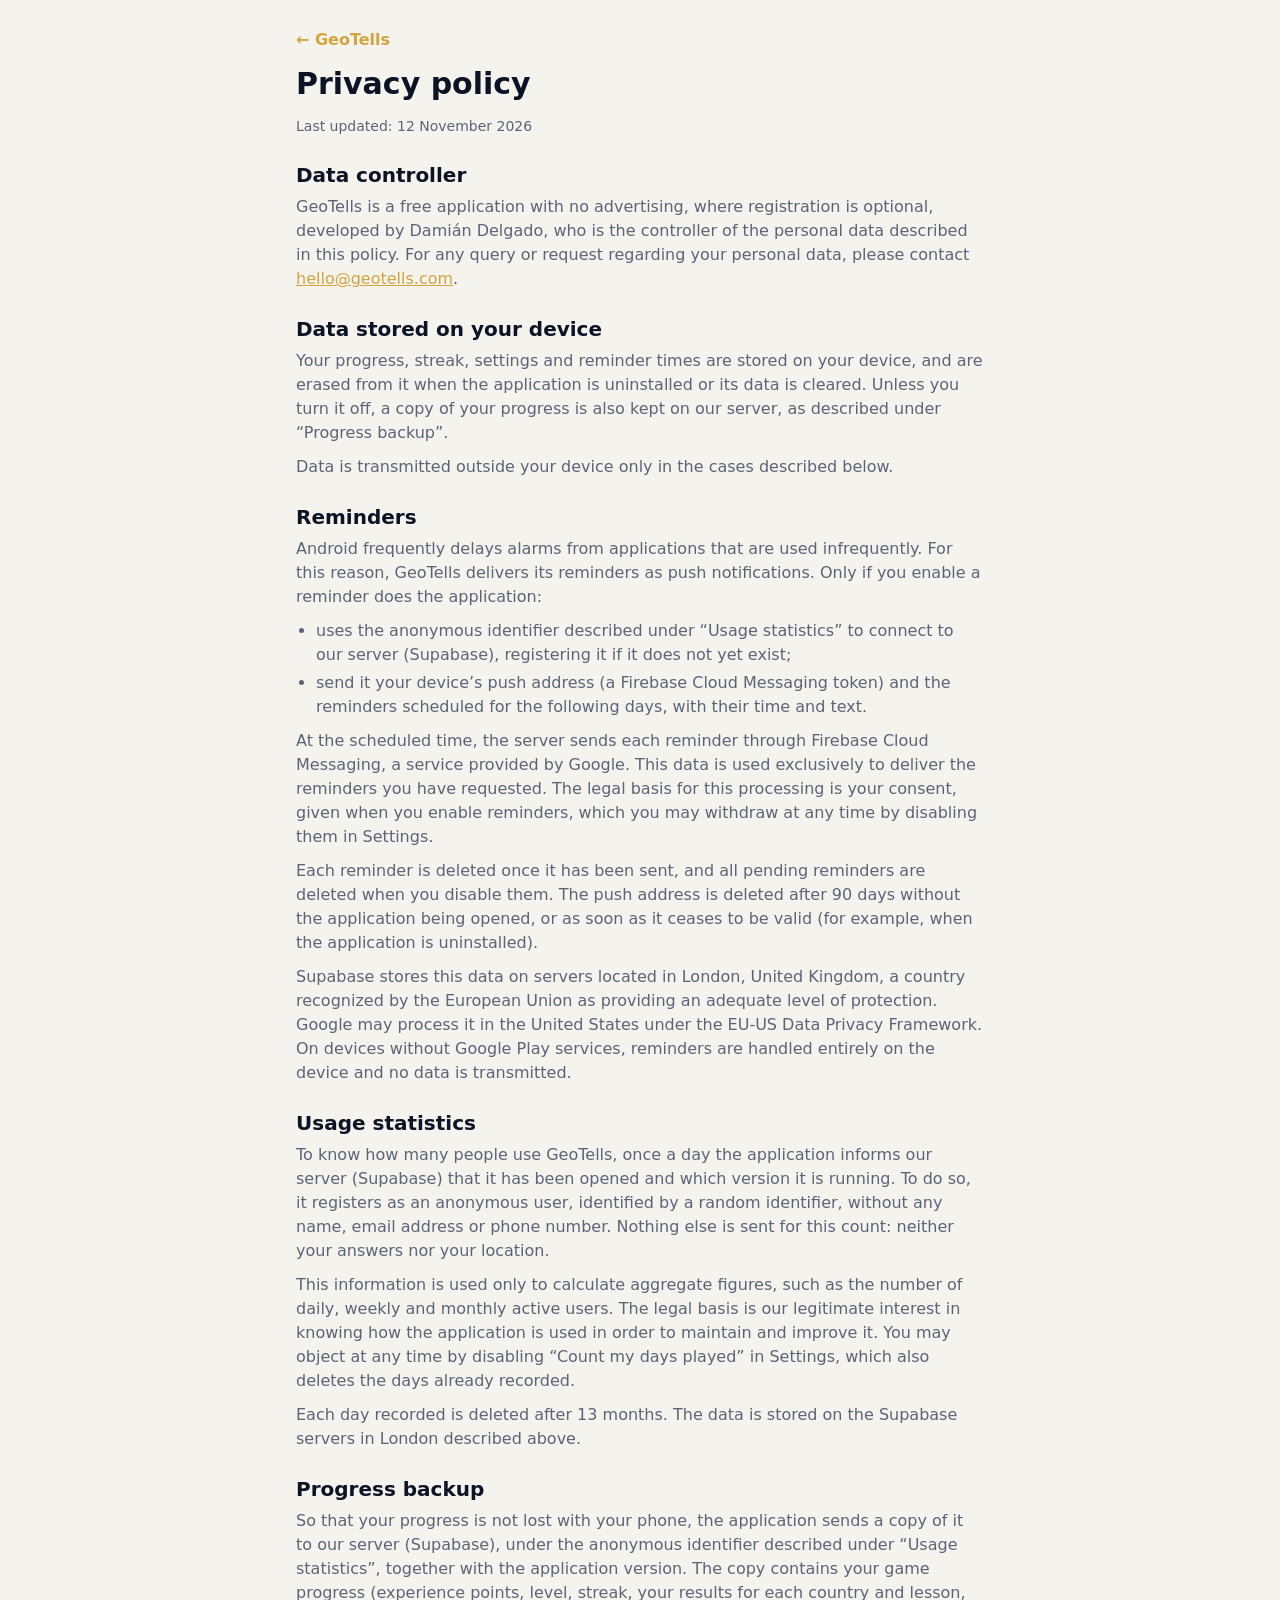
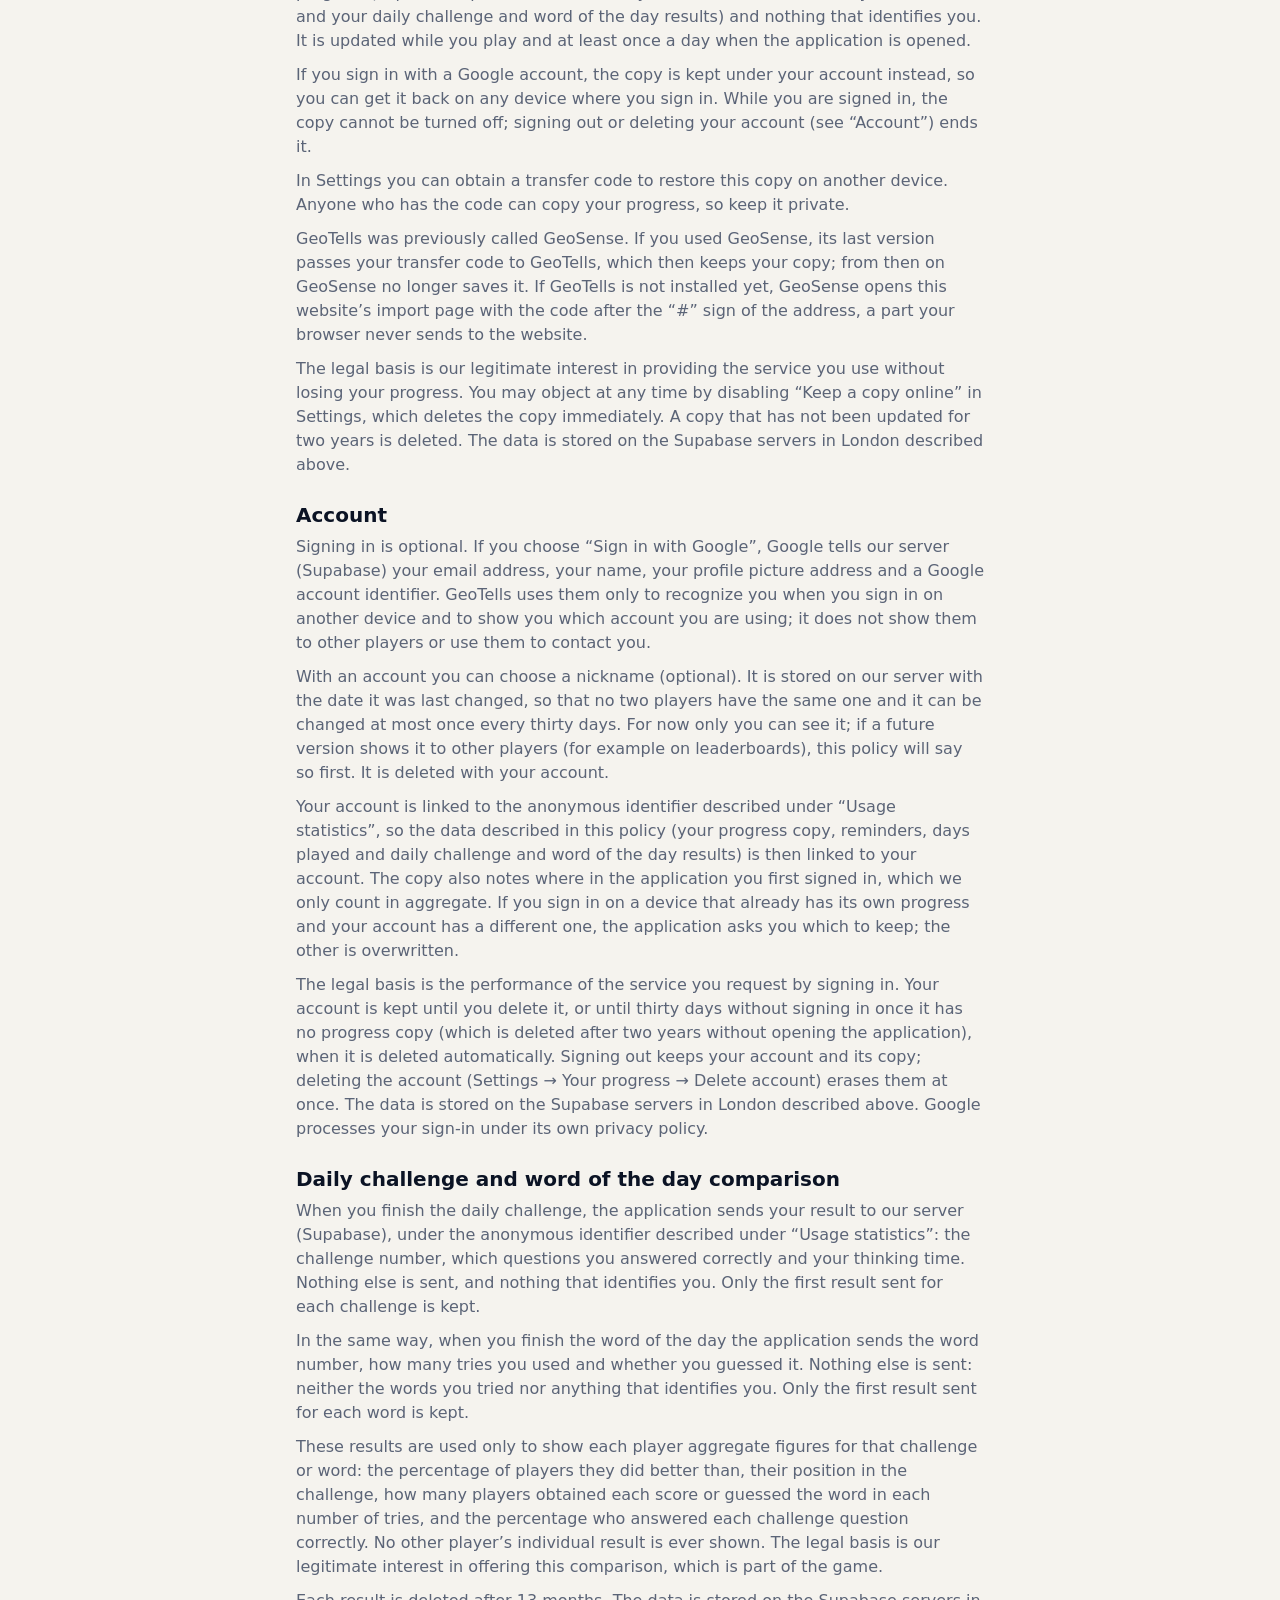
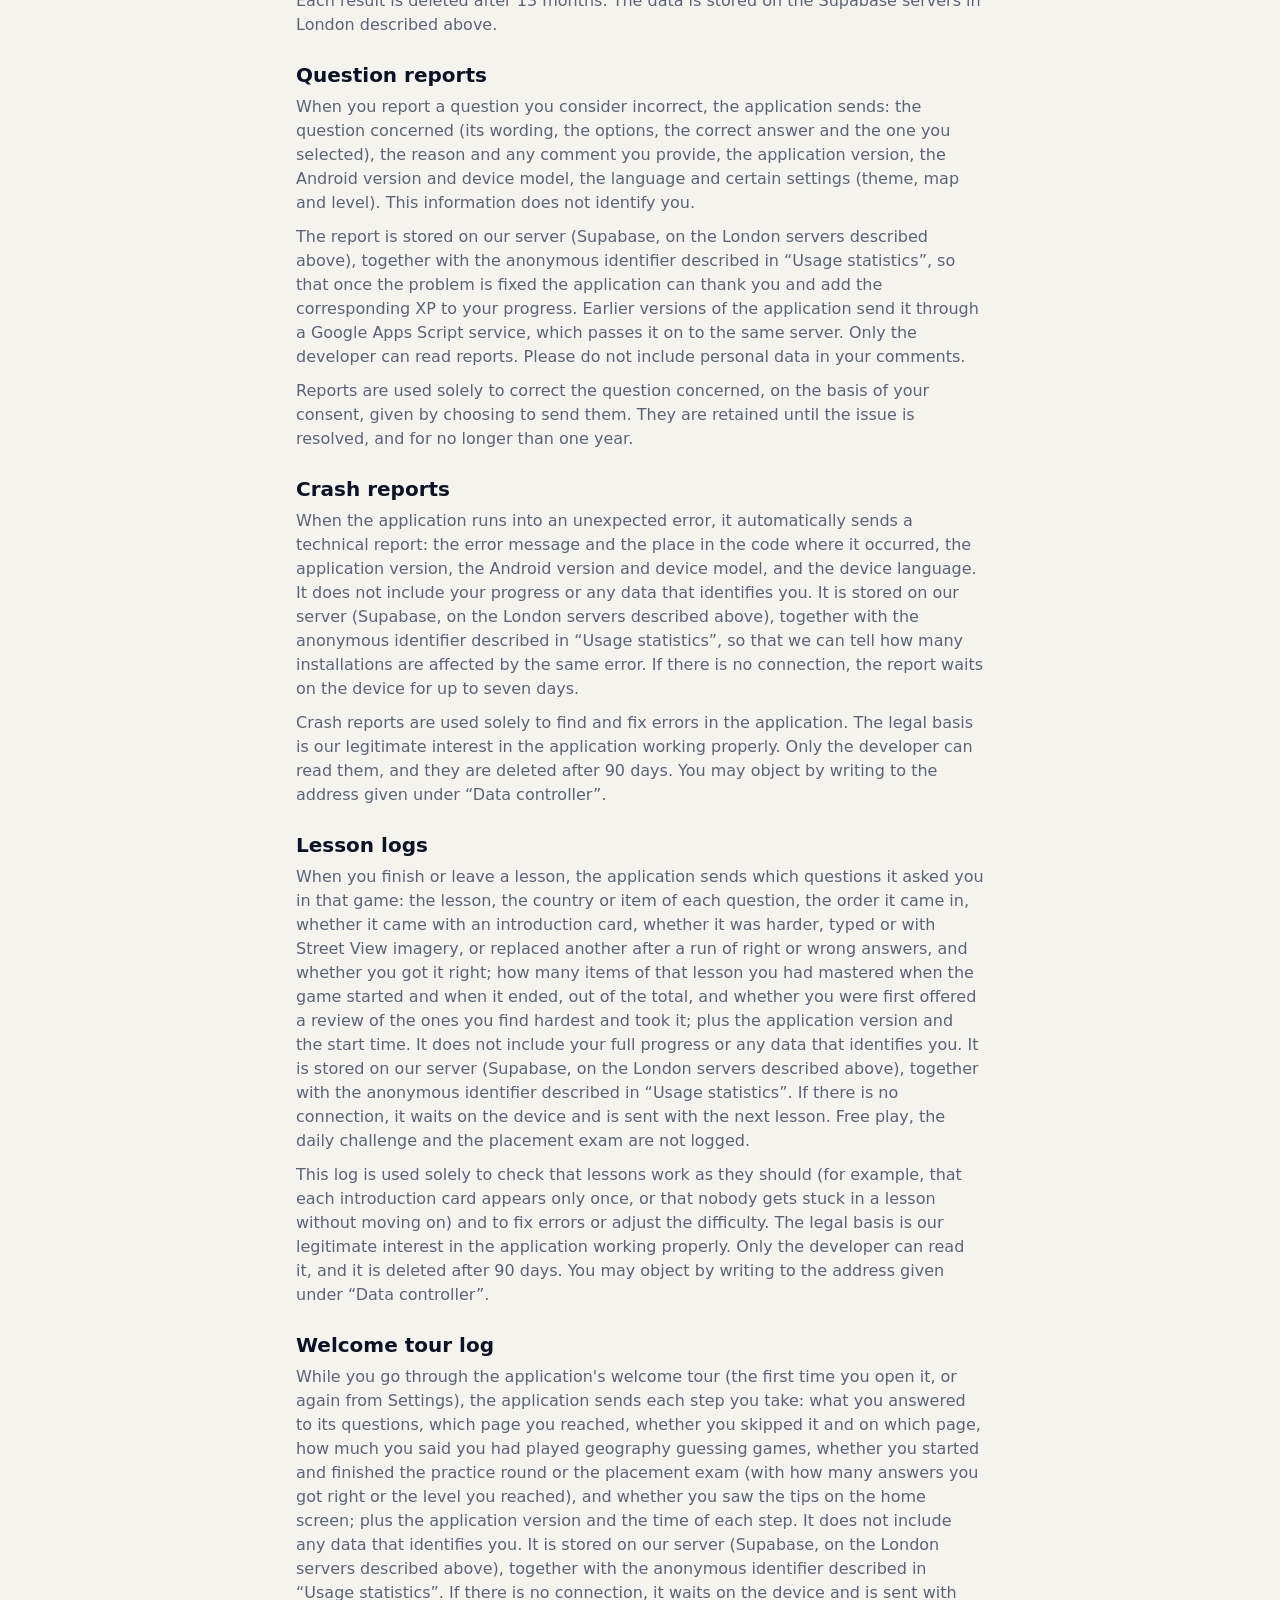
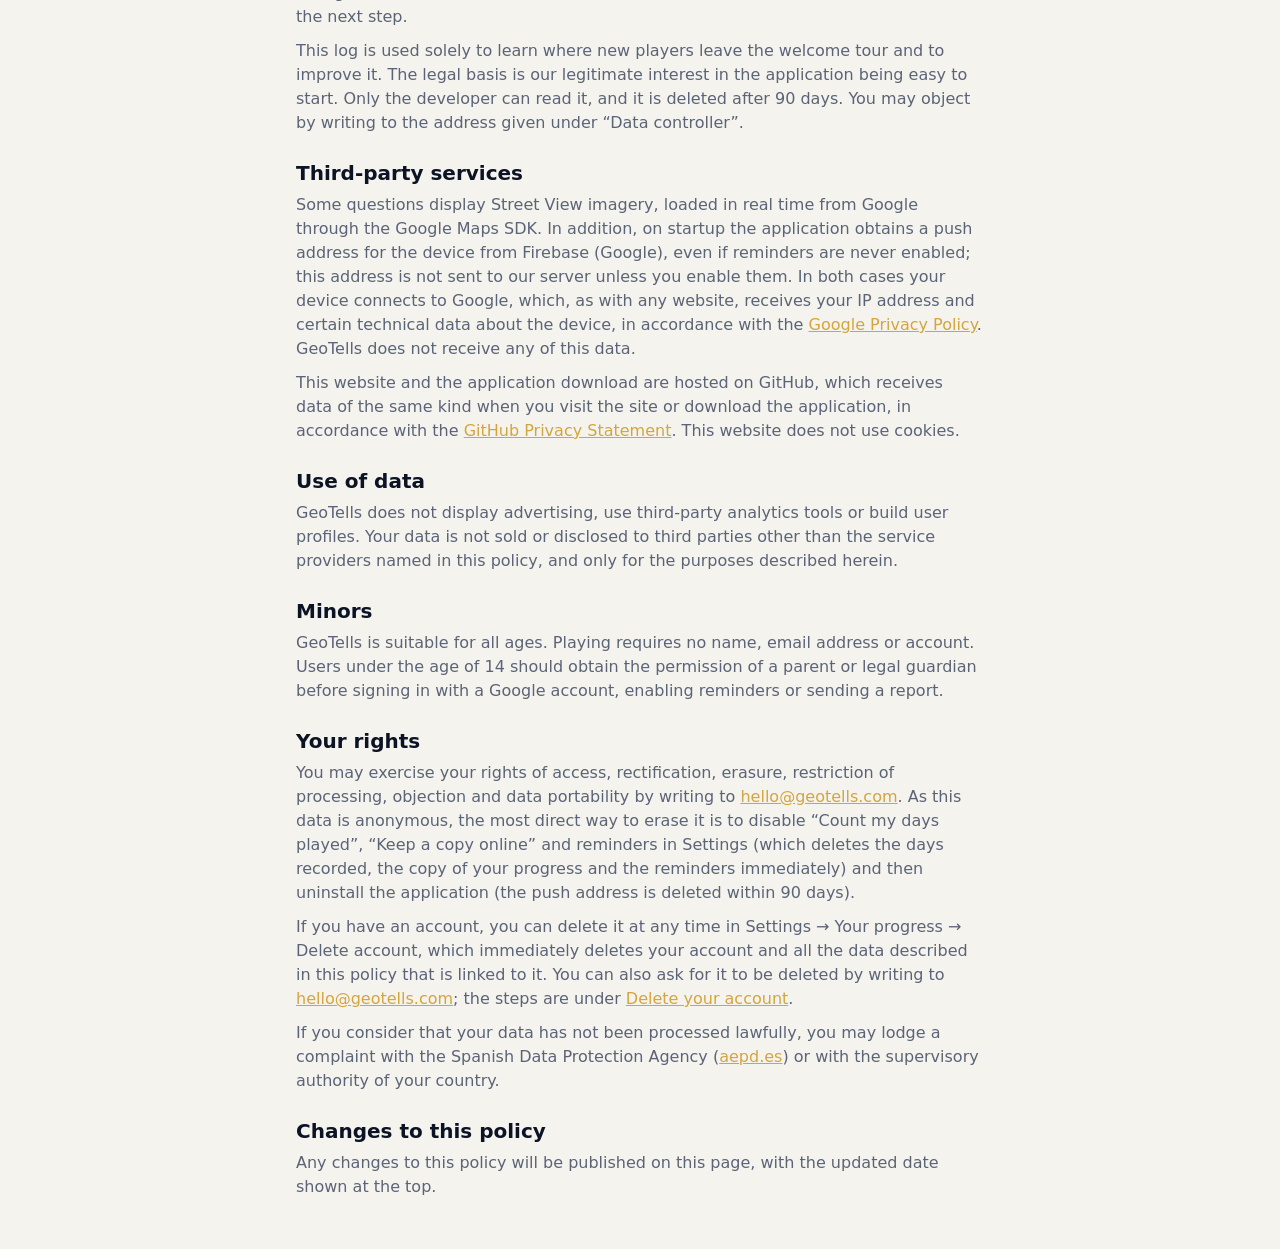
<file: privacy.html>
<!doctype html>
<!-- Made by _build.js: edit that, not this. -->
<html lang="en">
<head>
<meta charset="utf-8">
<meta name="viewport" content="width=device-width, initial-scale=1">
<title>GeoTells privacy policy</title>
<meta name="description" content="What GeoTells keeps on your phone, what it sends and why.">
<meta name="theme-color" content="#0b1324">
<link rel="icon" href="icon.png">
<link rel="stylesheet" href="style.css">
</head>
<body>
<main class="policy">
  <a class="back" href="./"><span data-es="← GeoTells">← GeoTells</span></a>
  <h1 data-es="Política de privacidad">Privacy policy</h1>
  <p class="meta" data-es="Última actualización: 12 de noviembre de 2026">Last updated: 12 November 2026</p>
  <section>
    <h3 data-es="Responsable del tratamiento">Data controller</h3>
    <p data-es="GeoTells es una aplicación gratuita y sin publicidad, en la que registrarse es opcional, desarrollada por Damián Delgado, responsable del tratamiento de los datos personales descritos en esta política. Para cualquier consulta o solicitud relativa a tus datos personales, puedes dirigirte a &lt;a href=&quot;mailto:hello@geotells.com&quot;&gt;hello@geotells.com&lt;/a&gt;.">GeoTells is a free application with no advertising, where registration is optional, developed by Damián Delgado, who is the controller of the personal data described in this policy. For any query or request regarding your personal data, please contact <a href="mailto:hello@geotells.com">hello@geotells.com</a>.</p>
  </section>
  <section>
    <h3 data-es="Datos almacenados en tu dispositivo">Data stored on your device</h3>
    <p data-es="Tu progreso, tu racha, tus ajustes y los horarios de tus recordatorios se almacenan en tu dispositivo, y se eliminan de él al desinstalar la aplicación o borrar sus datos. Salvo que la desactives, también se conserva una copia de tu progreso en nuestro servidor, como se describe en «Copia del progreso».">Your progress, streak, settings and reminder times are stored on your device, and are erased from it when the application is uninstalled or its data is cleared. Unless you turn it off, a copy of your progress is also kept on our server, as described under “Progress backup”.</p>
    <p data-es="Los datos solo se transmiten fuera de tu dispositivo en los supuestos que se describen a continuación.">Data is transmitted outside your device only in the cases described below.</p>
  </section>
  <section>
    <h3 data-es="Recordatorios">Reminders</h3>
    <p data-es="Android retiene con frecuencia las alarmas de las aplicaciones que se usan poco. Por este motivo, GeoTells envía sus recordatorios como notificaciones push. Únicamente si activas un recordatorio, la aplicación:">Android frequently delays alarms from applications that are used infrequently. For this reason, GeoTells delivers its reminders as push notifications. Only if you enable a reminder does the application:</p>
    <ul class="list">
      <li data-es="utiliza el identificador anónimo descrito en «Estadísticas de uso» para conectarse a nuestro servidor (Supabase), y lo crea si aún no existe;">uses the anonymous identifier described under “Usage statistics” to connect to our server (Supabase), registering it if it does not yet exist;</li>
      <li data-es="le envía la dirección push de tu dispositivo (un token de Firebase Cloud Messaging) y los recordatorios previstos para los próximos días, con su hora y su texto.">send it your device’s push address (a Firebase Cloud Messaging token) and the reminders scheduled for the following days, with their time and text.</li>
    </ul>
    <p data-es="A la hora prevista, el servidor envía cada recordatorio a través de Firebase Cloud Messaging, un servicio de Google. Estos datos se utilizan exclusivamente para enviarte los recordatorios que has solicitado. La base jurídica del tratamiento es tu consentimiento, prestado al activar los recordatorios, que puedes retirar en cualquier momento desactivándolos en Ajustes.">At the scheduled time, the server sends each reminder through Firebase Cloud Messaging, a service provided by Google. This data is used exclusively to deliver the reminders you have requested. The legal basis for this processing is your consent, given when you enable reminders, which you may withdraw at any time by disabling them in Settings.</p>
    <p data-es="Cada recordatorio se elimina una vez enviado, y todos los pendientes se eliminan al desactivarlos. La dirección push se elimina transcurridos 90 días sin abrir la aplicación, o en cuanto deja de ser válida (por ejemplo, al desinstalarla).">Each reminder is deleted once it has been sent, and all pending reminders are deleted when you disable them. The push address is deleted after 90 days without the application being opened, or as soon as it ceases to be valid (for example, when the application is uninstalled).</p>
    <p data-es="Supabase almacena estos datos en servidores ubicados en Londres (Reino Unido), país al que la Unión Europea reconoce un nivel de protección adecuado. Google puede tratarlos en Estados Unidos al amparo del Marco de Privacidad de Datos UE-EE. UU. En los dispositivos sin servicios de Google Play, los recordatorios se gestionan íntegramente en el dispositivo y no se transmite ningún dato.">Supabase stores this data on servers located in London, United Kingdom, a country recognized by the European Union as providing an adequate level of protection. Google may process it in the United States under the EU-US Data Privacy Framework. On devices without Google Play services, reminders are handled entirely on the device and no data is transmitted.</p>
  </section>
  <section>
    <h3 data-es="Estadísticas de uso">Usage statistics</h3>
    <p data-es="Para saber cuántas personas utilizan GeoTells, una vez al día la aplicación comunica a nuestro servidor (Supabase) que se ha abierto y qué versión ejecuta. Para ello se registra como usuario anónimo, mediante un identificador aleatorio, sin nombre, dirección de correo electrónico ni número de teléfono. Para este recuento no se envía ningún otro dato: ni tus respuestas ni tu ubicación.">To know how many people use GeoTells, once a day the application informs our server (Supabase) that it has been opened and which version it is running. To do so, it registers as an anonymous user, identified by a random identifier, without any name, email address or phone number. Nothing else is sent for this count: neither your answers nor your location.</p>
    <p data-es="Esta información se utiliza únicamente para obtener cifras agregadas, como el número de usuarios activos por día, semana y mes. La base jurídica es nuestro interés legítimo en conocer el uso de la aplicación para mantenerla y mejorarla. Puedes oponerte en cualquier momento desactivando «Contar mis días de juego» en Ajustes, lo que además elimina los días ya registrados.">This information is used only to calculate aggregate figures, such as the number of daily, weekly and monthly active users. The legal basis is our legitimate interest in knowing how the application is used in order to maintain and improve it. You may object at any time by disabling “Count my days played” in Settings, which also deletes the days already recorded.</p>
    <p data-es="Cada día registrado se elimina transcurridos 13 meses. Los datos se almacenan en los servidores de Supabase en Londres descritos más arriba.">Each day recorded is deleted after 13 months. The data is stored on the Supabase servers in London described above.</p>
  </section>
  <section>
    <h3 data-es="Copia del progreso">Progress backup</h3>
    <p data-es="Para que tu progreso no se pierda con tu móvil, la aplicación envía una copia a nuestro servidor (Supabase), con el identificador anónimo descrito en «Estadísticas de uso», junto con la versión de la aplicación. La copia contiene tu progreso en el juego (puntos de experiencia, nivel, racha, tus resultados en cada país y lección, y los del reto diario y la palabra del día) y nada que te identifique. Se actualiza mientras juegas y, al menos, una vez al día al abrir la aplicación.">So that your progress is not lost with your phone, the application sends a copy of it to our server (Supabase), under the anonymous identifier described under “Usage statistics”, together with the application version. The copy contains your game progress (experience points, level, streak, your results for each country and lesson, and your daily challenge and word of the day results) and nothing that identifies you. It is updated while you play and at least once a day when the application is opened.</p>
    <p data-es="Si entras con una cuenta de Google, la copia se guarda en tu cuenta, para que puedas recuperarla en cualquier dispositivo en el que entres. Mientras tengas la sesión iniciada, la copia no se puede desactivar; cerrar sesión o borrar tu cuenta (véase «Cuenta») le pone fin.">If you sign in with a Google account, the copy is kept under your account instead, so you can get it back on any device where you sign in. While you are signed in, the copy cannot be turned off; signing out or deleting your account (see “Account”) ends it.</p>
    <p data-es="En Ajustes puedes obtener un código de traspaso para recuperar esta copia en otro dispositivo. Cualquiera que tenga el código puede copiar tu progreso, así que no lo compartas.">In Settings you can obtain a transfer code to restore this copy on another device. Anyone who has the code can copy your progress, so keep it private.</p>
    <p data-es="GeoTells se llamaba antes GeoSense. Si usabas GeoSense, su última versión pasa tu código de traspaso a GeoTells, que a partir de entonces conserva tu copia; desde ese momento, GeoSense deja de guardarla. Si GeoTells aún no está instalada, GeoSense abre la página de importación de este sitio web con el código tras el signo «#» de la dirección, una parte que tu navegador nunca envía al sitio web.">GeoTells was previously called GeoSense. If you used GeoSense, its last version passes your transfer code to GeoTells, which then keeps your copy; from then on GeoSense no longer saves it. If GeoTells is not installed yet, GeoSense opens this website’s import page with the code after the “#” sign of the address, a part your browser never sends to the website.</p>
    <p data-es="La base jurídica es nuestro interés legítimo en prestarte el servicio que utilizas sin que pierdas tu progreso. Puedes oponerte en cualquier momento desactivando «Guardar una copia en internet» en Ajustes, lo que elimina la copia de inmediato. Una copia que lleve dos años sin actualizarse se elimina. Los datos se almacenan en los servidores de Supabase en Londres descritos más arriba.">The legal basis is our legitimate interest in providing the service you use without losing your progress. You may object at any time by disabling “Keep a copy online” in Settings, which deletes the copy immediately. A copy that has not been updated for two years is deleted. The data is stored on the Supabase servers in London described above.</p>
  </section>
  <section>
    <h3 data-es="Cuenta">Account</h3>
    <p data-es="Entrar con una cuenta es opcional. Si eliges «Entrar con Google», Google comunica a nuestro servidor (Supabase) tu dirección de correo electrónico, tu nombre, la dirección de tu foto de perfil y un identificador de tu cuenta de Google. GeoTells los utiliza únicamente para reconocerte cuando entras en otro dispositivo y para mostrarte qué cuenta estás usando; no los muestra a otros jugadores ni los utiliza para contactarte.">Signing in is optional. If you choose “Sign in with Google”, Google tells our server (Supabase) your email address, your name, your profile picture address and a Google account identifier. GeoTells uses them only to recognize you when you sign in on another device and to show you which account you are using; it does not show them to other players or use them to contact you.</p>
    <p data-es="Con una cuenta puedes elegir un apodo (opcional). Se guarda en nuestro servidor junto con la fecha en que lo cambiaste por última vez, para que dos jugadores no tengan el mismo y para que solo pueda cambiarse una vez cada treinta días. De momento solo lo ves tú; si una versión futura lo muestra a otros jugadores (por ejemplo, en clasificaciones), esta política lo dirá antes. Se borra con tu cuenta.">With an account you can choose a nickname (optional). It is stored on our server with the date it was last changed, so that no two players have the same one and it can be changed at most once every thirty days. For now only you can see it; if a future version shows it to other players (for example on leaderboards), this policy will say so first. It is deleted with your account.</p>
    <p data-es="Tu cuenta queda vinculada al identificador anónimo descrito en «Estadísticas de uso», de modo que los datos descritos en esta política (la copia de tu progreso, los recordatorios, los días jugados y los resultados del reto diario y de la palabra del día) pasan a estar vinculados a tu cuenta. La copia también anota desde qué parte de la aplicación entraste por primera vez, lo que solo contamos de forma agregada. Si entras en un dispositivo que ya tiene su propio progreso y tu cuenta tiene otro distinto, la aplicación te pregunta con cuál quedarte; el otro se sobrescribe.">Your account is linked to the anonymous identifier described under “Usage statistics”, so the data described in this policy (your progress copy, reminders, days played and daily challenge and word of the day results) is then linked to your account. The copy also notes where in the application you first signed in, which we only count in aggregate. If you sign in on a device that already has its own progress and your account has a different one, the application asks you which to keep; the other is overwritten.</p>
    <p data-es="La base jurídica es la prestación del servicio que solicitas al entrar. Tu cuenta se conserva hasta que la borres o hasta que, sin copia de tu progreso (que se elimina a los dos años sin abrir la aplicación), pasen treinta días sin entrar con ella; entonces se borra automáticamente. Cerrar sesión conserva tu cuenta y su copia; borrar la cuenta (Ajustes → Tu progreso → Borrar cuenta) las elimina de inmediato. Los datos se almacenan en los servidores de Supabase en Londres descritos más arriba. Google trata tu inicio de sesión conforme a su propia política de privacidad.">The legal basis is the performance of the service you request by signing in. Your account is kept until you delete it, or until thirty days without signing in once it has no progress copy (which is deleted after two years without opening the application), when it is deleted automatically. Signing out keeps your account and its copy; deleting the account (Settings → Your progress → Delete account) erases them at once. The data is stored on the Supabase servers in London described above. Google processes your sign-in under its own privacy policy.</p>
  </section>
  <section>
    <h3 data-es="Comparativa del reto diario y de la palabra del día">Daily challenge and word of the day comparison</h3>
    <p data-es="Al terminar el reto diario, la aplicación envía tu resultado a nuestro servidor (Supabase), con el identificador anónimo descrito en «Estadísticas de uso»: el número del reto, qué preguntas acertaste y tu tiempo de reflexión. No se envía nada más, ni nada que te identifique. Solo se conserva el primer resultado enviado de cada reto.">When you finish the daily challenge, the application sends your result to our server (Supabase), under the anonymous identifier described under “Usage statistics”: the challenge number, which questions you answered correctly and your thinking time. Nothing else is sent, and nothing that identifies you. Only the first result sent for each challenge is kept.</p>
    <p data-es="Del mismo modo, al terminar la palabra del día la aplicación envía el número de la palabra, cuántos intentos usaste y si la adivinaste. No se envía nada más: ni las palabras que probaste ni nada que te identifique. Solo se conserva el primer resultado enviado de cada palabra.">In the same way, when you finish the word of the day the application sends the word number, how many tries you used and whether you guessed it. Nothing else is sent: neither the words you tried nor anything that identifies you. Only the first result sent for each word is kept.</p>
    <p data-es="Estos resultados se utilizan únicamente para mostrar a cada jugador cifras agregadas de ese reto o esa palabra: el porcentaje de jugadores a los que ha superado, su posición en el reto, cuántos jugadores obtuvieron cada puntuación o adivinaron la palabra en cada número de intentos, y el porcentaje que acertó cada pregunta del reto. Nunca se muestra el resultado individual de otro jugador. La base jurídica es nuestro interés legítimo en ofrecer esta comparativa, que forma parte del juego.">These results are used only to show each player aggregate figures for that challenge or word: the percentage of players they did better than, their position in the challenge, how many players obtained each score or guessed the word in each number of tries, and the percentage who answered each challenge question correctly. No other player’s individual result is ever shown. The legal basis is our legitimate interest in offering this comparison, which is part of the game.</p>
    <p data-es="Cada resultado se elimina transcurridos 13 meses. Los datos se almacenan en los servidores de Supabase en Londres descritos más arriba.">Each result is deleted after 13 months. The data is stored on the Supabase servers in London described above.</p>
  </section>
  <section>
    <h3 data-es="Notificación de errores en preguntas">Question reports</h3>
    <p data-es="Cuando notificas una pregunta que consideras errónea, la aplicación envía: la pregunta en cuestión (su enunciado, las opciones, la respuesta correcta y la que seleccionaste), el motivo y el comentario que añadas, la versión de la aplicación, la versión de Android y el modelo del dispositivo, el idioma y algunos ajustes (tema, mapa y nivel). Esta información no permite identificarte.">When you report a question you consider incorrect, the application sends: the question concerned (its wording, the options, the correct answer and the one you selected), the reason and any comment you provide, the application version, the Android version and device model, the language and certain settings (theme, map and level). This information does not identify you.</p>
    <p data-es="El informe se guarda en nuestro servidor (Supabase, en los servidores de Londres descritos más arriba), junto con el identificador anónimo descrito en «Estadísticas de uso», para que, cuando el problema se corrija, la aplicación pueda darte las gracias y sumar a tu progreso los XP correspondientes. Las versiones anteriores de la aplicación lo envían a través de un servicio de Google Apps Script, que lo traslada al mismo servidor. Solo el desarrollador puede leer los informes. Te rogamos que no incluyas datos personales en los comentarios.">The report is stored on our server (Supabase, on the London servers described above), together with the anonymous identifier described in “Usage statistics”, so that once the problem is fixed the application can thank you and add the corresponding XP to your progress. Earlier versions of the application send it through a Google Apps Script service, which passes it on to the same server. Only the developer can read reports. Please do not include personal data in your comments.</p>
    <p data-es="Los informes se utilizan únicamente para corregir la pregunta afectada, sobre la base de tu consentimiento, prestado al decidir enviarlos. Se conservan hasta resolver la incidencia y, como máximo, durante un año.">Reports are used solely to correct the question concerned, on the basis of your consent, given by choosing to send them. They are retained until the issue is resolved, and for no longer than one year.</p>
  </section>
  <section>
    <h3 data-es="Informes de fallos">Crash reports</h3>
    <p data-es="Cuando la aplicación sufre un error inesperado, envía de forma automática un informe técnico: el mensaje de error y el punto del código en que se produjo, la versión de la aplicación, la versión de Android y el modelo del dispositivo, y el idioma del dispositivo. No incluye tu progreso ni ningún dato que permita identificarte. Se guarda en nuestro servidor (Supabase, en los servidores de Londres descritos más arriba), junto con el identificador anónimo descrito en «Estadísticas de uso», para poder saber cuántas instalaciones sufren el mismo fallo. Si no hay conexión, el informe espera en el dispositivo un máximo de siete días.">When the application runs into an unexpected error, it automatically sends a technical report: the error message and the place in the code where it occurred, the application version, the Android version and device model, and the device language. It does not include your progress or any data that identifies you. It is stored on our server (Supabase, on the London servers described above), together with the anonymous identifier described in “Usage statistics”, so that we can tell how many installations are affected by the same error. If there is no connection, the report waits on the device for up to seven days.</p>
    <p data-es="Los informes de fallos se utilizan únicamente para encontrar y corregir errores de la aplicación. La base jurídica es nuestro interés legítimo en que la aplicación funcione correctamente. Solo el desarrollador puede leerlos y se eliminan a los 90 días. Puedes oponerte escribiendo a la dirección indicada en «Responsable del tratamiento».">Crash reports are used solely to find and fix errors in the application. The legal basis is our legitimate interest in the application working properly. Only the developer can read them, and they are deleted after 90 days. You may object by writing to the address given under “Data controller”.</p>
  </section>
  <section>
    <h3 data-es="Registro de lecciones">Lesson logs</h3>
    <p data-es="Al terminar o abandonar una lección, la aplicación envía qué preguntas te hizo en esa partida: la lección, el país o elemento de cada pregunta, en qué orden salió, si llevaba tarjeta de presentación, si era más difícil, escrita o con imagen de Street View, o si sustituyó a otra tras una racha de aciertos o fallos, y si la acertaste; cuántos elementos de esa lección tenías dominados al empezar y al terminar la partida, sobre el total, y si antes se te ofreció repasar los que más te cuestan y lo hiciste; además, la versión de la aplicación y la hora de inicio. No incluye tu progreso completo ni ningún dato que permita identificarte. Se guarda en nuestro servidor (Supabase, en los servidores de Londres descritos más arriba), junto con el identificador anónimo descrito en «Estadísticas de uso». Si no hay conexión, espera en el dispositivo y se envía con la siguiente lección. El juego libre, el reto diario y el examen de nivel no se registran.">When you finish or leave a lesson, the application sends which questions it asked you in that game: the lesson, the country or item of each question, the order it came in, whether it came with an introduction card, whether it was harder, typed or with Street View imagery, or replaced another after a run of right or wrong answers, and whether you got it right; how many items of that lesson you had mastered when the game started and when it ended, out of the total, and whether you were first offered a review of the ones you find hardest and took it; plus the application version and the start time. It does not include your full progress or any data that identifies you. It is stored on our server (Supabase, on the London servers described above), together with the anonymous identifier described in “Usage statistics”. If there is no connection, it waits on the device and is sent with the next lesson. Free play, the daily challenge and the placement exam are not logged.</p>
    <p data-es="Este registro se utiliza únicamente para comprobar que las lecciones funcionan como deben (por ejemplo, que cada tarjeta de presentación sale una sola vez, o que nadie se queda atascado en una lección sin avanzar) y corregir los errores o ajustar la dificultad. La base jurídica es nuestro interés legítimo en que la aplicación funcione correctamente. Solo el desarrollador puede leerlo y se elimina a los 90 días. Puedes oponerte escribiendo a la dirección indicada en «Responsable del tratamiento».">This log is used solely to check that lessons work as they should (for example, that each introduction card appears only once, or that nobody gets stuck in a lesson without moving on) and to fix errors or adjust the difficulty. The legal basis is our legitimate interest in the application working properly. Only the developer can read it, and it is deleted after 90 days. You may object by writing to the address given under “Data controller”.</p>
  </section>
  <section>
    <h3 data-es="Registro de la bienvenida">Welcome tour log</h3>
    <p data-es="Mientras recorres la bienvenida de la aplicación (la primera vez que la abres, o de nuevo desde Ajustes), la aplicación envía cada paso que das: qué respondiste a sus preguntas, a qué página llegaste, si la saltaste y en qué página, cuánto dijiste haber jugado a juegos de adivinar lugares, si empezaste y terminaste la partida de prueba o el examen de nivel (con cuántas respuestas acertaste o a qué nivel llegaste) y si viste los consejos de la pantalla de inicio; además, la versión de la aplicación y la hora de cada paso. No incluye ningún dato que permita identificarte. Se guarda en nuestro servidor (Supabase, en los servidores de Londres descritos más arriba), junto con el identificador anónimo descrito en «Estadísticas de uso». Si no hay conexión, espera en el dispositivo y se envía con el siguiente paso.">While you go through the application's welcome tour (the first time you open it, or again from Settings), the application sends each step you take: what you answered to its questions, which page you reached, whether you skipped it and on which page, how much you said you had played geography guessing games, whether you started and finished the practice round or the placement exam (with how many answers you got right or the level you reached), and whether you saw the tips on the home screen; plus the application version and the time of each step. It does not include any data that identifies you. It is stored on our server (Supabase, on the London servers described above), together with the anonymous identifier described in “Usage statistics”. If there is no connection, it waits on the device and is sent with the next step.</p>
    <p data-es="Este registro se utiliza únicamente para saber dónde abandonan la bienvenida los jugadores nuevos y mejorarla. La base jurídica es nuestro interés legítimo en que la aplicación sea fácil de empezar. Solo el desarrollador puede leerlo y se elimina a los 90 días. Puedes oponerte escribiendo a la dirección indicada en «Responsable del tratamiento».">This log is used solely to learn where new players leave the welcome tour and to improve it. The legal basis is our legitimate interest in the application being easy to start. Only the developer can read it, and it is deleted after 90 days. You may object by writing to the address given under “Data controller”.</p>
  </section>
  <section>
    <h3 data-es="Servicios de terceros">Third-party services</h3>
    <p data-es="Algunas preguntas muestran imágenes de Street View, cargadas en tiempo real desde Google mediante el SDK de Google Maps. Además, al iniciarse, la aplicación obtiene de Firebase (Google) una dirección push para el dispositivo, aunque nunca se activen los recordatorios; esta dirección no se envía a nuestro servidor salvo que los actives. En ambos casos, tu dispositivo se conecta a Google, que, como cualquier sitio web, recibe tu dirección IP y determinados datos técnicos del dispositivo, conforme a la &lt;a href=&quot;https://policies.google.com/privacy&quot;&gt;Política de privacidad de Google&lt;/a&gt;. GeoTells no recibe ninguno de estos datos.">Some questions display Street View imagery, loaded in real time from Google through the Google Maps SDK. In addition, on startup the application obtains a push address for the device from Firebase (Google), even if reminders are never enabled; this address is not sent to our server unless you enable them. In both cases your device connects to Google, which, as with any website, receives your IP address and certain technical data about the device, in accordance with the <a href="https://policies.google.com/privacy">Google Privacy Policy</a>. GeoTells does not receive any of this data.</p>
    <p data-es="Este sitio web y la descarga de la aplicación están alojados en GitHub, que recibe datos de la misma naturaleza cuando visitas el sitio o descargas la aplicación, conforme a la &lt;a href=&quot;https://docs.github.com/site-policy/privacy-policies/github-general-privacy-statement&quot;&gt;Declaración de privacidad de GitHub&lt;/a&gt;. Este sitio web no utiliza cookies.">This website and the application download are hosted on GitHub, which receives data of the same kind when you visit the site or download the application, in accordance with the <a href="https://docs.github.com/site-policy/privacy-policies/github-general-privacy-statement">GitHub Privacy Statement</a>. This website does not use cookies.</p>
  </section>
  <section>
    <h3 data-es="Uso de los datos">Use of data</h3>
    <p data-es="GeoTells no muestra publicidad, no utiliza herramientas de analítica de terceros ni elabora perfiles de usuario. Tus datos no se venden ni se ceden a terceros distintos de los proveedores mencionados en esta política, y únicamente para los fines aquí descritos.">GeoTells does not display advertising, use third-party analytics tools or build user profiles. Your data is not sold or disclosed to third parties other than the service providers named in this policy, and only for the purposes described herein.</p>
  </section>
  <section>
    <h3 data-es="Menores de edad">Minors</h3>
    <p data-es="GeoTells es apta para todas las edades. Para jugar no hace falta nombre, dirección de correo electrónico ni cuenta. Los usuarios menores de 14 años deben contar con la autorización de sus padres o tutores legales antes de entrar con una cuenta de Google, activar los recordatorios o enviar un informe.">GeoTells is suitable for all ages. Playing requires no name, email address or account. Users under the age of 14 should obtain the permission of a parent or legal guardian before signing in with a Google account, enabling reminders or sending a report.</p>
  </section>
  <section>
    <h3 data-es="Tus derechos">Your rights</h3>
    <p data-es="Puedes ejercer tus derechos de acceso, rectificación, supresión, limitación del tratamiento, oposición y portabilidad escribiendo a &lt;a href=&quot;mailto:hello@geotells.com&quot;&gt;hello@geotells.com&lt;/a&gt;. Dado que estos datos son anónimos, la forma más directa de suprimirlos es desactivar «Contar mis días de juego», «Guardar una copia en internet» y los recordatorios en Ajustes (lo que elimina de inmediato los días registrados, la copia de tu progreso y los recordatorios) y, después, desinstalar la aplicación (la dirección push se elimina en un plazo de 90 días).">You may exercise your rights of access, rectification, erasure, restriction of processing, objection and data portability by writing to <a href="mailto:hello@geotells.com">hello@geotells.com</a>. As this data is anonymous, the most direct way to erase it is to disable “Count my days played”, “Keep a copy online” and reminders in Settings (which deletes the days recorded, the copy of your progress and the reminders immediately) and then uninstall the application (the push address is deleted within 90 days).</p>
    <p data-es="Si tienes una cuenta, puedes borrarla en cualquier momento en Ajustes → Tu progreso → Borrar cuenta, lo que elimina de inmediato tu cuenta y todos los datos descritos en esta política vinculados a ella. También puedes pedir que se borre escribiendo a &lt;a href=&quot;mailto:hello@geotells.com&quot;&gt;hello@geotells.com&lt;/a&gt;; los pasos están en &lt;a href=&quot;delete-account&quot;&gt;Borrar tu cuenta&lt;/a&gt;.">If you have an account, you can delete it at any time in Settings → Your progress → Delete account, which immediately deletes your account and all the data described in this policy that is linked to it. You can also ask for it to be deleted by writing to <a href="mailto:hello@geotells.com">hello@geotells.com</a>; the steps are under <a href="delete-account">Delete your account</a>.</p>
    <p data-es="Si consideras que tus datos no se han tratado conforme a la normativa, puedes presentar una reclamación ante la Agencia Española de Protección de Datos (&lt;a href=&quot;https://www.aepd.es&quot;&gt;aepd.es&lt;/a&gt;) o ante la autoridad de control de tu país.">If you consider that your data has not been processed lawfully, you may lodge a complaint with the Spanish Data Protection Agency (<a href="https://www.aepd.es">aepd.es</a>) or with the supervisory authority of your country.</p>
  </section>
  <section>
    <h3 data-es="Modificaciones de esta política">Changes to this policy</h3>
    <p data-es="Cualquier modificación de esta política se publicará en esta página, con la fecha de actualización indicada al inicio.">Any changes to this policy will be published on this page, with the updated date shown at the top.</p>
  </section>
</main>
<script src="lang.js"></script>
</body>
</html>
</file>
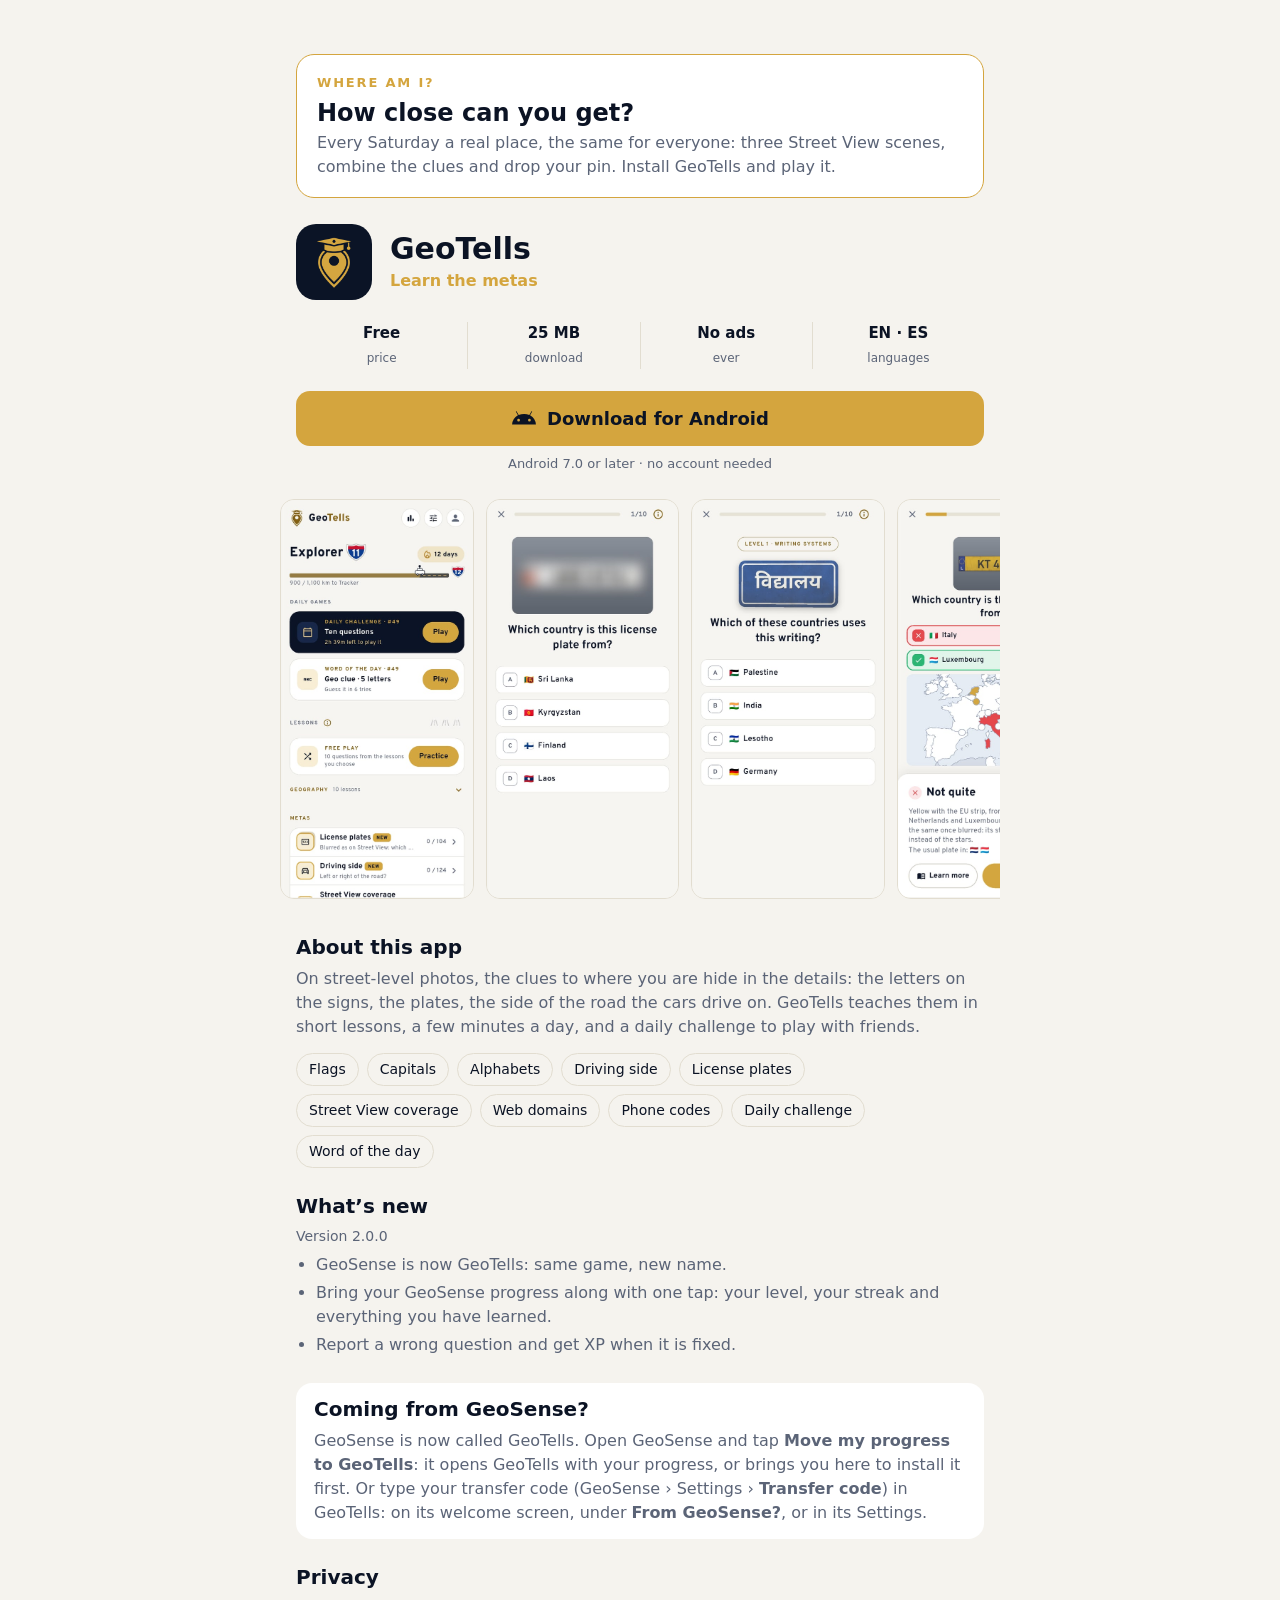
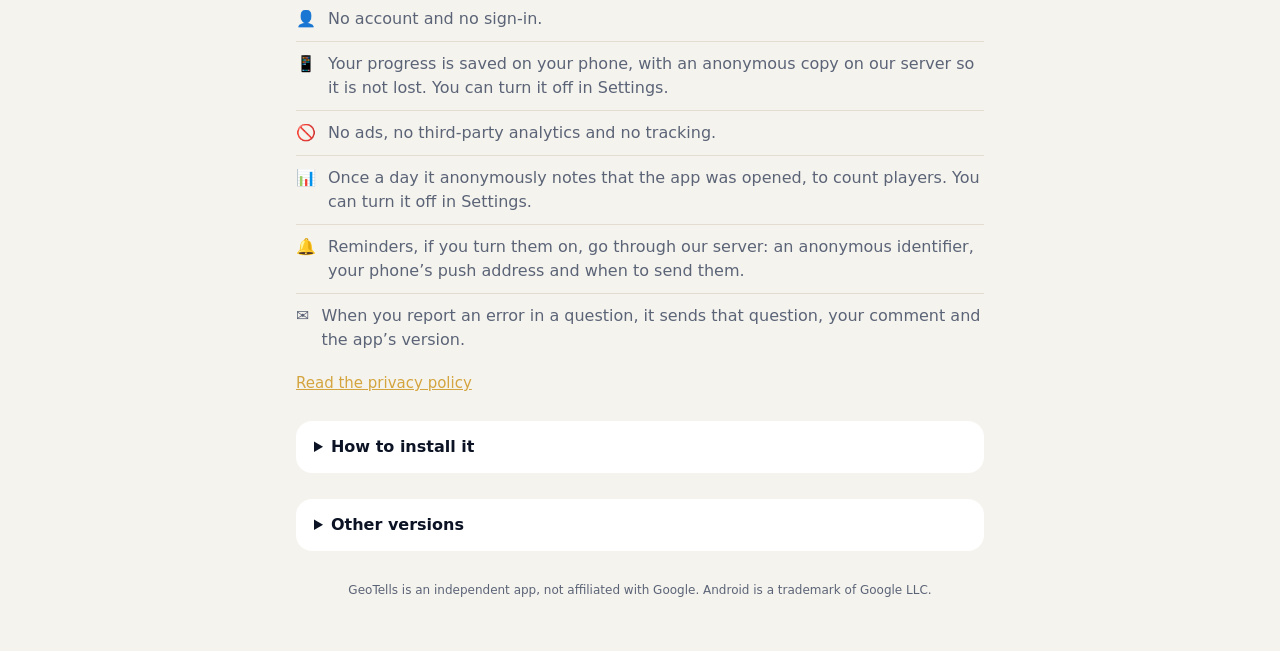
<file: s.html>
<!doctype html>
<!-- Made by _build.js: edit that, not this. -->
<html lang="en">
<head>
<meta charset="utf-8">
<meta name="viewport" content="width=device-width, initial-scale=1">
<title>GeoTells: Where Am I?</title>
<meta name="description" content="Every Saturday a real place, the same for everyone: three Street View scenes, combine the clues and drop your pin. How close can you get?">
<meta property="og:title" content="GeoTells: Where Am I?">
<meta property="og:description" content="Every Saturday a real place, the same for everyone: three Street View scenes, combine the clues and drop your pin. How close can you get?">
<!-- Small and square: WhatsApp shows it as a thumbnail beside the text, not a big banner. -->
<meta property="og:image" content="https://geotells.com/share.png">
<meta property="og:image:width" content="192">
<meta property="og:image:height" content="192">
<meta name="theme-color" content="#0b1324">
<link rel="icon" href="icon.png">
<link rel="stylesheet" href="style.css">
</head>
<body>
<main>
  <section class="invite">
    <p class="eyebrow" id="label" data-es="¿Dónde estoy?">Where Am I?</p>
    <h2 data-es="¿Te acercas más que yo?">How close can you get?</h2>
    <p data-es="Cada sábado un lugar real, el mismo para todos: tres escenas de Street View, combina las pistas y pon tu chincheta. Instala GeoTells y juégalo.">Every Saturday a real place, the same for everyone: three Street View scenes, combine the clues and drop your pin. Install GeoTells and play it.</p>
  </section>
  <header class="app">
    <img class="logo" src="icon.png" alt="" width="76" height="76">
    <div>
      <h1>GeoTells</h1>
      <p class="by" data-es="Aprende las metas">Learn the metas</p>
    </div>
  </header>
  <ul class="facts">
    <li><b data-es="Gratis">Free</b><span data-es="precio">price</span></li>
    <li><b id="size">25 MB</b><span data-es="descarga">download</span></li>
    <li><b data-es="Sin anuncios">No ads</b><span data-es="nunca">ever</span></li>
    <li><b>EN · ES</b><span data-es="idiomas">languages</span></li>
  </ul>
  <a class="install" href="https://github.com/geotells/geotells.github.io/releases/latest/download/GeoTells.apk"><svg viewBox="0 0 24 24" aria-hidden="true"><path fill="currentColor" d="M17.6 9.48l1.84-3.18a.38.38 0 0 0-.66-.38l-1.86 3.22A11.5 11.5 0 0 0 12 8.2c-1.74 0-3.38.37-4.92.94L5.22 5.92a.38.38 0 0 0-.66.38L6.4 9.48A10.8 10.8 0 0 0 1 18h22a10.8 10.8 0 0 0-5.4-8.52zM7 15.25a1.25 1.25 0 1 1 0-2.5 1.25 1.25 0 0 1 0 2.5zm10 0a1.25 1.25 0 1 1 0-2.5 1.25 1.25 0 0 1 0 2.5z"/></svg><span data-es="Descargar para Android">Download for Android</span></a>
  <p class="needs" data-es="Android 7.0 o superior · sin crear cuenta">Android 7.0 or later · no account needed</p>

  <!-- store.js picks each image in the page's language; the browser picks
       the light or dark one, as the phone is set. -->
  <div class="shots" id="shots" aria-label="Screenshots">
    <picture><source media="(prefers-color-scheme: light)"><img data-n="1" alt="Home: the daily challenge, the word of the day and the lessons" data-es-alt="Inicio: el reto diario, la palabra del día y las lecciones" width="540" height="1115"></picture>
    <picture><source media="(prefers-color-scheme: light)"><img data-n="2" alt="A blurred plate, as you see it in the game: which country is it?" data-es-alt="Una matrícula difuminada, como la verás en el juego: ¿de qué país es?" width="540" height="1115"></picture>
    <picture><source media="(prefers-color-scheme: light)"><img data-n="3" alt="Which writing is on the sign?" data-es-alt="¿Qué escritura hay en la señal?" width="540" height="1115" loading="lazy"></picture>
    <picture><source media="(prefers-color-scheme: light)"><img data-n="4" alt="Missed it? The clue explained: yellow plates with the EU strip" data-es-alt="¿Fallaste? La pista explicada: matrículas amarillas con la franja de la UE" width="540" height="1115" loading="lazy"></picture>
    <picture><source media="(prefers-color-scheme: light)"><img data-n="5" alt="Which country’s flag is this?" data-es-alt="¿De qué país es esta bandera?" width="540" height="1115" loading="lazy"></picture>
    <picture><source media="(prefers-color-scheme: light)"><img data-n="6" alt="Find the country on the map" data-es-alt="Encuentra el país en el mapa" width="540" height="1115" loading="lazy"></picture>
    <picture><source media="(prefers-color-scheme: light)"><img data-n="7" alt="Your result, ready to share" data-es-alt="Tu resultado, listo para compartir" width="540" height="1115" loading="lazy"></picture>
  </div>

  <section>
    <h3 data-es="Acerca de esta app">About this app</h3>
    <p data-es="En las fotos a pie de calle, las pistas de dónde estás se esconden en los detalles: las letras de los carteles, las matrículas, el lado por el que circulan los coches. GeoTells te las enseña con lecciones cortas, unos minutos al día, y un reto diario para jugar con amigos.">On street-level photos, the clues to where you are hide in the details: the letters on the signs, the plates, the side of the road the cars drive on. GeoTells teaches them in short lessons, a few minutes a day, and a daily challenge to play with friends.</p>
    <ul class="chips">
      <li data-es="Banderas">Flags</li>
      <li data-es="Capitales">Capitals</li>
      <li data-es="Alfabetos">Alphabets</li>
      <li data-es="Lado de conducción">Driving side</li>
      <li data-es="Matrículas">License plates</li>
      <li data-es="Cobertura de Street View">Street View coverage</li>
      <li data-es="Dominios web">Web domains</li>
      <li data-es="Prefijos">Phone codes</li>
      <li data-es="Reto diario">Daily challenge</li>
      <li data-es="Palabra del día">Word of the day</li>
    </ul>
  </section>

  <section>
    <h3 data-es="Novedades">What’s new</h3>
    <p class="meta" id="release">Version 2.0.0</p>
    <ul class="list">
      <li data-es="GeoSense ahora es GeoTells: el mismo juego, con otro nombre.">GeoSense is now GeoTells: same game, new name.</li>
      <li data-es="Trae tu progreso de GeoSense con un toque: tu nivel, tu racha y todo lo que has aprendido.">Bring your GeoSense progress along with one tap: your level, your streak and everything you have learned.</li>
      <li data-es="Avisa de una pregunta errónea y gana XP cuando se corrija.">Report a wrong question and get XP when it is fixed.</li>
    </ul>
  </section>

  <section class="from" id="geosense">
    <h3 data-es="¿Vienes de GeoSense?">Coming from GeoSense?</h3>
    <p data-es="GeoSense ahora se llama GeoTells. Abre GeoSense y pulsa &lt;b&gt;Pasar mi progreso a GeoTells&lt;/b&gt;: abre GeoTells con tu progreso, o te trae aquí para instalarla antes. También puedes escribir tu código de traspaso (GeoSense › Ajustes › &lt;b&gt;Código de traspaso&lt;/b&gt;) en GeoTells: en su pantalla de bienvenida, en &lt;b&gt;¿Vienes de GeoSense?&lt;/b&gt;, o en sus Ajustes.">GeoSense is now called GeoTells. Open GeoSense and tap <b>Move my progress to GeoTells</b>: it opens GeoTells with your progress, or brings you here to install it first. Or type your transfer code (GeoSense › Settings › <b>Transfer code</b>) in GeoTells: on its welcome screen, under <b>From GeoSense?</b>, or in its Settings.</p>
  </section>

  <section>
    <h3 data-es="Privacidad">Privacy</h3>
    <ul class="privacy">
      <li><span aria-hidden="true">👤</span><span data-es="Sin cuenta y sin registro.">No account and no sign-in.</span></li>
      <li><span aria-hidden="true">📱</span><span data-es="Tu progreso se guarda en tu móvil, con una copia anónima en nuestro servidor para que no se pierda. Puedes desactivarla en Ajustes.">Your progress is saved on your phone, with an anonymous copy on our server so it is not lost. You can turn it off in Settings.</span></li>
      <li><span aria-hidden="true">🚫</span><span data-es="Sin anuncios, sin analíticas de terceros y sin rastreo.">No ads, no third-party analytics and no tracking.</span></li>
      <li><span aria-hidden="true">📊</span><span data-es="Una vez al día anota de forma anónima que se abrió la app, para contar jugadores. Puedes desactivarlo en Ajustes.">Once a day it anonymously notes that the app was opened, to count players. You can turn it off in Settings.</span></li>
      <li><span aria-hidden="true">🔔</span><span data-es="Los recordatorios, si los activas, pasan por nuestro servidor: un identificador anónimo, la dirección push de tu móvil y cuándo enviarlos.">Reminders, if you turn them on, go through our server: an anonymous identifier, your phone’s push address and when to send them.</span></li>
      <li><span aria-hidden="true">✉️</span><span data-es="Si notificas un error en una pregunta, envía esa pregunta, tu comentario y la versión de la app.">When you report an error in a question, it sends that question, your comment and the app’s version.</span></li>
    </ul>
    <p class="more"><a href="privacy" data-es="Lee la política de privacidad">Read the privacy policy</a></p>
  </section>

  <details id="install">
    <summary data-es="Cómo instalarla">How to install it</summary>
    <p class="note" data-es="GeoTells aún no está en Google Play, así que Android hace alguna pregunta más la primera vez. Es segura: acepta.">GeoTells is not on Google Play yet, so Android asks a few extra questions the first time. It is safe: say yes to them.</p>
    <ol>
      <li data-es="Pulsa &lt;b&gt;Descargar para Android&lt;/b&gt;. Si el navegador avisa de que el archivo puede ser dañino, pulsa &lt;b&gt;Descargar de todos modos&lt;/b&gt;.">Tap <b>Download for Android</b>. If the browser warns that the file could be harmful, tap <b>Download anyway</b>.</li>
      <li data-es="Abre &lt;b&gt;GeoTells.apk&lt;/b&gt;: desde el aviso de descarga, o desde la app &lt;b&gt;Archivos&lt;/b&gt;, en Descargas.">Open <b>GeoTells.apk</b>: from the download notification, or from the <b>Files</b> app, in Downloads.</li>
      <li data-es="Si dice que tu móvil no puede instalar apps desconocidas de esta fuente, pulsa &lt;b&gt;Ajustes&lt;/b&gt;, activa &lt;b&gt;Permitir de esta fuente&lt;/b&gt; y vuelve atrás. Así das permiso al navegador (o a la app Archivos) para instalar apps; luego puedes quitarlo.">If it says your phone is not allowed to install unknown apps from this source, tap <b>Settings</b>, turn on <b>Allow from this source</b> and go back. This lets your browser (or the Files app) install apps; you can turn it off afterwards.</li>
      <li data-es="Si alguna protección de seguridad del móvil bloquea la instalación (algunas marcas incluyen un bloqueador automático), desactívala un momento en &lt;b&gt;Ajustes › Seguridad&lt;/b&gt;, instala GeoTells y vuelve a activarla.">If a security feature of your phone blocks the installation (some brands include an automatic blocker), turn it off for a moment in <b>Settings › Security</b>, install GeoTells and turn it back on.</li>
      <li data-es="Si &lt;b&gt;Google Play Protect&lt;/b&gt; dice que no conoce la app, pulsa &lt;b&gt;Más detalles&lt;/b&gt; y luego &lt;b&gt;Instalar de todos modos&lt;/b&gt;.">If <b>Google Play Protect</b> says it does not know the app, tap <b>More details</b> and then <b>Install anyway</b>.</li>
      <li data-es="Pulsa &lt;b&gt;Instalar&lt;/b&gt; y luego &lt;b&gt;Abrir&lt;/b&gt;. Para actualizarla más adelante, vuelve a descargarla desde aquí e instálala encima: no pierdes tu progreso.">Tap <b>Install</b>, then <b>Open</b>. To update it later, download it again from here and install it over the old one: your progress stays.</li>
    </ol>
  </details>

  <details id="other-versions">
    <summary data-es="Otras versiones">Other versions</summary>
    <p data-es="Para móviles y tabletas antiguos con procesador de 32 bits: si GeoTells dice que no es compatible, o se instala pero se cierra nada más abrirla, esta es la tuya. Se instala igual.">For older phones and tablets with a 32-bit processor: if GeoTells says it is not compatible, or it installs but closes as soon as you open it, this is the one for you. Install it the same way.</p>
    <p class="more"><a class="install secondary" href="https://github.com/geotells/geotells.github.io/releases/latest/download/GeoTells-32bit.apk"><span data-es="Descargar versión 32 bits">Download 32-bit version</span></a></p>
  </details>

  <p class="legal" data-es="GeoTells es una app independiente, sin relación con Google. Android es una marca de Google LLC.">GeoTells is an independent app, not affiliated with Google. Android is a trademark of Google LLC.</p>
</main>
<script src="lang.js"></script>
<script src="store.js"></script>
</body>
</html>
</file>
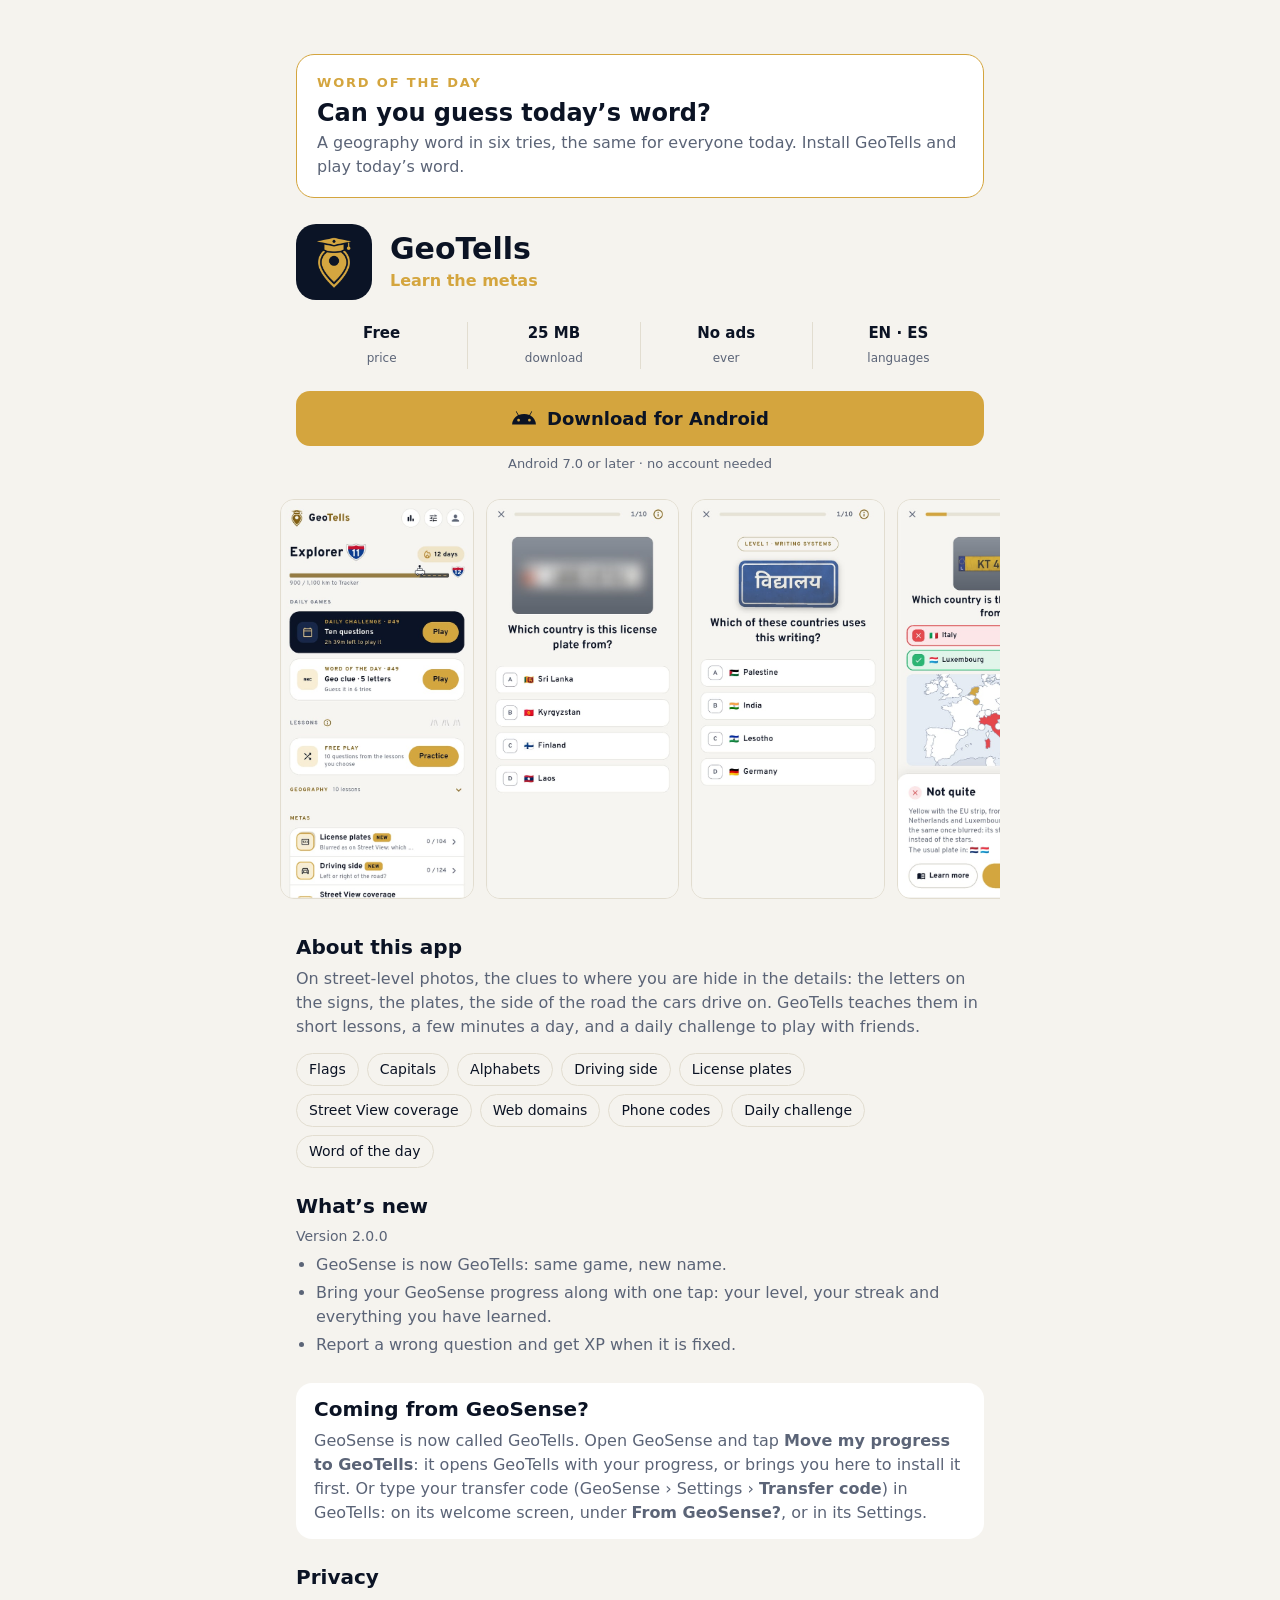
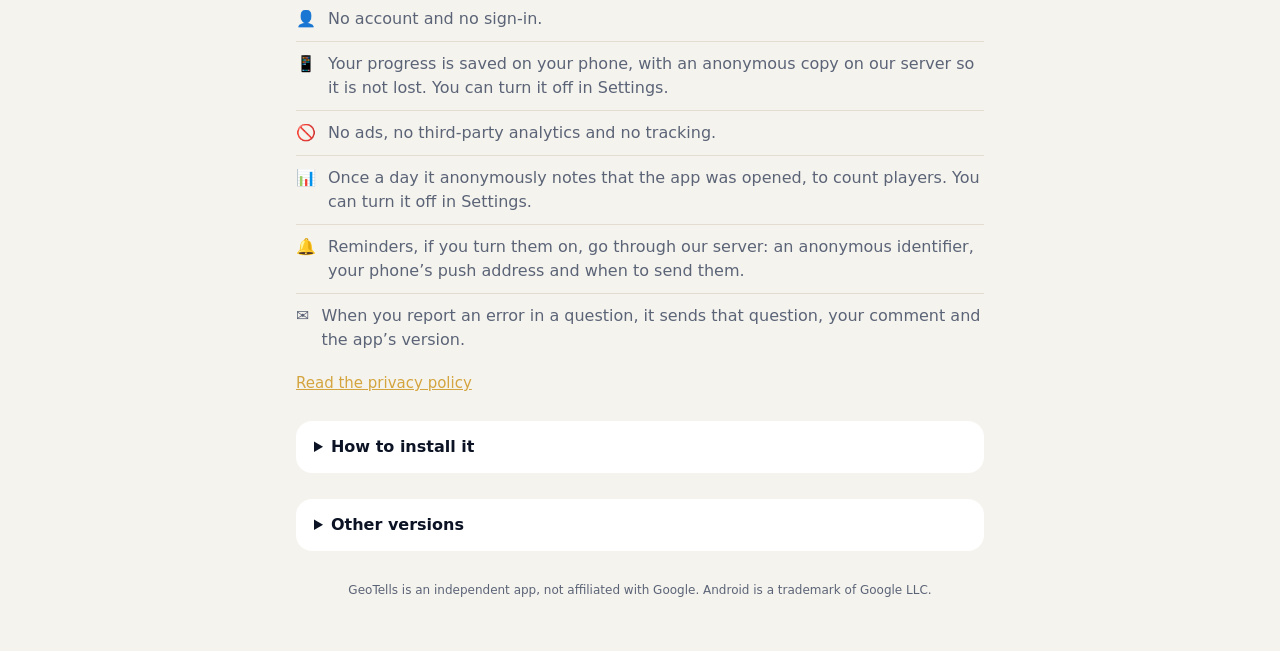
<file: w.html>
<!doctype html>
<!-- Made by _build.js: edit that, not this. -->
<html lang="en">
<head>
<meta charset="utf-8">
<meta name="viewport" content="width=device-width, initial-scale=1">
<title>GeoTells word of the day</title>
<meta name="description" content="A geography word in six tries, the same for everyone today. Can you guess it?">
<meta property="og:title" content="GeoTells word of the day">
<meta property="og:description" content="A geography word in six tries, the same for everyone today. Can you guess it?">
<!-- Small and square: WhatsApp shows it as a thumbnail beside the text, not a big banner. -->
<meta property="og:image" content="https://geotells.com/share.png">
<meta property="og:image:width" content="192">
<meta property="og:image:height" content="192">
<meta name="theme-color" content="#0b1324">
<link rel="icon" href="icon.png">
<link rel="stylesheet" href="style.css">
</head>
<body>
<main>
  <section class="invite">
    <p class="eyebrow" id="label" data-es="Palabra del día">Word of the day</p>
    <h2 data-es="¿Adivinas la palabra de hoy?">Can you guess today’s word?</h2>
    <p data-es="Una palabra de geografía en seis intentos, la misma para todos hoy. Instala GeoTells y juega la palabra de hoy.">A geography word in six tries, the same for everyone today. Install GeoTells and play today’s word.</p>
  </section>
  <header class="app">
    <img class="logo" src="icon.png" alt="" width="76" height="76">
    <div>
      <h1>GeoTells</h1>
      <p class="by" data-es="Aprende las metas">Learn the metas</p>
    </div>
  </header>
  <ul class="facts">
    <li><b data-es="Gratis">Free</b><span data-es="precio">price</span></li>
    <li><b id="size">25 MB</b><span data-es="descarga">download</span></li>
    <li><b data-es="Sin anuncios">No ads</b><span data-es="nunca">ever</span></li>
    <li><b>EN · ES</b><span data-es="idiomas">languages</span></li>
  </ul>
  <a class="install" href="https://github.com/geotells/geotells.github.io/releases/latest/download/GeoTells.apk"><svg viewBox="0 0 24 24" aria-hidden="true"><path fill="currentColor" d="M17.6 9.48l1.84-3.18a.38.38 0 0 0-.66-.38l-1.86 3.22A11.5 11.5 0 0 0 12 8.2c-1.74 0-3.38.37-4.92.94L5.22 5.92a.38.38 0 0 0-.66.38L6.4 9.48A10.8 10.8 0 0 0 1 18h22a10.8 10.8 0 0 0-5.4-8.52zM7 15.25a1.25 1.25 0 1 1 0-2.5 1.25 1.25 0 0 1 0 2.5zm10 0a1.25 1.25 0 1 1 0-2.5 1.25 1.25 0 0 1 0 2.5z"/></svg><span data-es="Descargar para Android">Download for Android</span></a>
  <p class="needs" data-es="Android 7.0 o superior · sin crear cuenta">Android 7.0 or later · no account needed</p>

  <!-- store.js picks each image in the page's language; the browser picks
       the light or dark one, as the phone is set. -->
  <div class="shots" id="shots" aria-label="Screenshots">
    <picture><source media="(prefers-color-scheme: light)"><img data-n="1" alt="Home: the daily challenge, the word of the day and the lessons" data-es-alt="Inicio: el reto diario, la palabra del día y las lecciones" width="540" height="1115"></picture>
    <picture><source media="(prefers-color-scheme: light)"><img data-n="2" alt="A blurred plate, as you see it in the game: which country is it?" data-es-alt="Una matrícula difuminada, como la verás en el juego: ¿de qué país es?" width="540" height="1115"></picture>
    <picture><source media="(prefers-color-scheme: light)"><img data-n="3" alt="Which writing is on the sign?" data-es-alt="¿Qué escritura hay en la señal?" width="540" height="1115" loading="lazy"></picture>
    <picture><source media="(prefers-color-scheme: light)"><img data-n="4" alt="Missed it? The clue explained: yellow plates with the EU strip" data-es-alt="¿Fallaste? La pista explicada: matrículas amarillas con la franja de la UE" width="540" height="1115" loading="lazy"></picture>
    <picture><source media="(prefers-color-scheme: light)"><img data-n="5" alt="Which country’s flag is this?" data-es-alt="¿De qué país es esta bandera?" width="540" height="1115" loading="lazy"></picture>
    <picture><source media="(prefers-color-scheme: light)"><img data-n="6" alt="Find the country on the map" data-es-alt="Encuentra el país en el mapa" width="540" height="1115" loading="lazy"></picture>
    <picture><source media="(prefers-color-scheme: light)"><img data-n="7" alt="Your result, ready to share" data-es-alt="Tu resultado, listo para compartir" width="540" height="1115" loading="lazy"></picture>
  </div>

  <section>
    <h3 data-es="Acerca de esta app">About this app</h3>
    <p data-es="En las fotos a pie de calle, las pistas de dónde estás se esconden en los detalles: las letras de los carteles, las matrículas, el lado por el que circulan los coches. GeoTells te las enseña con lecciones cortas, unos minutos al día, y un reto diario para jugar con amigos.">On street-level photos, the clues to where you are hide in the details: the letters on the signs, the plates, the side of the road the cars drive on. GeoTells teaches them in short lessons, a few minutes a day, and a daily challenge to play with friends.</p>
    <ul class="chips">
      <li data-es="Banderas">Flags</li>
      <li data-es="Capitales">Capitals</li>
      <li data-es="Alfabetos">Alphabets</li>
      <li data-es="Lado de conducción">Driving side</li>
      <li data-es="Matrículas">License plates</li>
      <li data-es="Cobertura de Street View">Street View coverage</li>
      <li data-es="Dominios web">Web domains</li>
      <li data-es="Prefijos">Phone codes</li>
      <li data-es="Reto diario">Daily challenge</li>
      <li data-es="Palabra del día">Word of the day</li>
    </ul>
  </section>

  <section>
    <h3 data-es="Novedades">What’s new</h3>
    <p class="meta" id="release">Version 2.0.0</p>
    <ul class="list">
      <li data-es="GeoSense ahora es GeoTells: el mismo juego, con otro nombre.">GeoSense is now GeoTells: same game, new name.</li>
      <li data-es="Trae tu progreso de GeoSense con un toque: tu nivel, tu racha y todo lo que has aprendido.">Bring your GeoSense progress along with one tap: your level, your streak and everything you have learned.</li>
      <li data-es="Avisa de una pregunta errónea y gana XP cuando se corrija.">Report a wrong question and get XP when it is fixed.</li>
    </ul>
  </section>

  <section class="from" id="geosense">
    <h3 data-es="¿Vienes de GeoSense?">Coming from GeoSense?</h3>
    <p data-es="GeoSense ahora se llama GeoTells. Abre GeoSense y pulsa &lt;b&gt;Pasar mi progreso a GeoTells&lt;/b&gt;: abre GeoTells con tu progreso, o te trae aquí para instalarla antes. También puedes escribir tu código de traspaso (GeoSense › Ajustes › &lt;b&gt;Código de traspaso&lt;/b&gt;) en GeoTells: en su pantalla de bienvenida, en &lt;b&gt;¿Vienes de GeoSense?&lt;/b&gt;, o en sus Ajustes.">GeoSense is now called GeoTells. Open GeoSense and tap <b>Move my progress to GeoTells</b>: it opens GeoTells with your progress, or brings you here to install it first. Or type your transfer code (GeoSense › Settings › <b>Transfer code</b>) in GeoTells: on its welcome screen, under <b>From GeoSense?</b>, or in its Settings.</p>
  </section>

  <section>
    <h3 data-es="Privacidad">Privacy</h3>
    <ul class="privacy">
      <li><span aria-hidden="true">👤</span><span data-es="Sin cuenta y sin registro.">No account and no sign-in.</span></li>
      <li><span aria-hidden="true">📱</span><span data-es="Tu progreso se guarda en tu móvil, con una copia anónima en nuestro servidor para que no se pierda. Puedes desactivarla en Ajustes.">Your progress is saved on your phone, with an anonymous copy on our server so it is not lost. You can turn it off in Settings.</span></li>
      <li><span aria-hidden="true">🚫</span><span data-es="Sin anuncios, sin analíticas de terceros y sin rastreo.">No ads, no third-party analytics and no tracking.</span></li>
      <li><span aria-hidden="true">📊</span><span data-es="Una vez al día anota de forma anónima que se abrió la app, para contar jugadores. Puedes desactivarlo en Ajustes.">Once a day it anonymously notes that the app was opened, to count players. You can turn it off in Settings.</span></li>
      <li><span aria-hidden="true">🔔</span><span data-es="Los recordatorios, si los activas, pasan por nuestro servidor: un identificador anónimo, la dirección push de tu móvil y cuándo enviarlos.">Reminders, if you turn them on, go through our server: an anonymous identifier, your phone’s push address and when to send them.</span></li>
      <li><span aria-hidden="true">✉️</span><span data-es="Si notificas un error en una pregunta, envía esa pregunta, tu comentario y la versión de la app.">When you report an error in a question, it sends that question, your comment and the app’s version.</span></li>
    </ul>
    <p class="more"><a href="privacy" data-es="Lee la política de privacidad">Read the privacy policy</a></p>
  </section>

  <details id="install">
    <summary data-es="Cómo instalarla">How to install it</summary>
    <p class="note" data-es="GeoTells aún no está en Google Play, así que Android hace alguna pregunta más la primera vez. Es segura: acepta.">GeoTells is not on Google Play yet, so Android asks a few extra questions the first time. It is safe: say yes to them.</p>
    <ol>
      <li data-es="Pulsa &lt;b&gt;Descargar para Android&lt;/b&gt;. Si el navegador avisa de que el archivo puede ser dañino, pulsa &lt;b&gt;Descargar de todos modos&lt;/b&gt;.">Tap <b>Download for Android</b>. If the browser warns that the file could be harmful, tap <b>Download anyway</b>.</li>
      <li data-es="Abre &lt;b&gt;GeoTells.apk&lt;/b&gt;: desde el aviso de descarga, o desde la app &lt;b&gt;Archivos&lt;/b&gt;, en Descargas.">Open <b>GeoTells.apk</b>: from the download notification, or from the <b>Files</b> app, in Downloads.</li>
      <li data-es="Si dice que tu móvil no puede instalar apps desconocidas de esta fuente, pulsa &lt;b&gt;Ajustes&lt;/b&gt;, activa &lt;b&gt;Permitir de esta fuente&lt;/b&gt; y vuelve atrás. Así das permiso al navegador (o a la app Archivos) para instalar apps; luego puedes quitarlo.">If it says your phone is not allowed to install unknown apps from this source, tap <b>Settings</b>, turn on <b>Allow from this source</b> and go back. This lets your browser (or the Files app) install apps; you can turn it off afterwards.</li>
      <li data-es="Si alguna protección de seguridad del móvil bloquea la instalación (algunas marcas incluyen un bloqueador automático), desactívala un momento en &lt;b&gt;Ajustes › Seguridad&lt;/b&gt;, instala GeoTells y vuelve a activarla.">If a security feature of your phone blocks the installation (some brands include an automatic blocker), turn it off for a moment in <b>Settings › Security</b>, install GeoTells and turn it back on.</li>
      <li data-es="Si &lt;b&gt;Google Play Protect&lt;/b&gt; dice que no conoce la app, pulsa &lt;b&gt;Más detalles&lt;/b&gt; y luego &lt;b&gt;Instalar de todos modos&lt;/b&gt;.">If <b>Google Play Protect</b> says it does not know the app, tap <b>More details</b> and then <b>Install anyway</b>.</li>
      <li data-es="Pulsa &lt;b&gt;Instalar&lt;/b&gt; y luego &lt;b&gt;Abrir&lt;/b&gt;. Para actualizarla más adelante, vuelve a descargarla desde aquí e instálala encima: no pierdes tu progreso.">Tap <b>Install</b>, then <b>Open</b>. To update it later, download it again from here and install it over the old one: your progress stays.</li>
    </ol>
  </details>

  <details id="other-versions">
    <summary data-es="Otras versiones">Other versions</summary>
    <p data-es="Para móviles y tabletas antiguos con procesador de 32 bits: si GeoTells dice que no es compatible, o se instala pero se cierra nada más abrirla, esta es la tuya. Se instala igual.">For older phones and tablets with a 32-bit processor: if GeoTells says it is not compatible, or it installs but closes as soon as you open it, this is the one for you. Install it the same way.</p>
    <p class="more"><a class="install secondary" href="https://github.com/geotells/geotells.github.io/releases/latest/download/GeoTells-32bit.apk"><span data-es="Descargar versión 32 bits">Download 32-bit version</span></a></p>
  </details>

  <p class="legal" data-es="GeoTells es una app independiente, sin relación con Google. Android es una marca de Google LLC.">GeoTells is an independent app, not affiliated with Google. Android is a trademark of Google LLC.</p>
</main>
<script src="lang.js"></script>
<script src="store.js"></script>
</body>
</html>
</file>
<file: style.css>
:root {
  --bg: #0b1324;
  --card: #131f38;
  --line: #24314f;
  --text: #f5f1e8;
  --muted: #a9b2c6;
  --gold: #d4a53e;
  --ink: #0b1324;
}
@media (prefers-color-scheme: light) {
  :root { --bg: #f5f3ee; --card: #ffffff; --line: #e2ddd0; --text: #0b1324; --muted: #5b6477; }
}
* { box-sizing: border-box; }
body {
  margin: 0;
  min-height: 100vh;
  background: var(--bg);
  color: var(--text);
  font: 16px/1.5 system-ui, -apple-system, "Segoe UI", Roboto, sans-serif;
}
main {
  max-width: 720px;
  margin: 0 auto;
  padding: 28px 16px 40px;
}
h1, h2, h3 { line-height: 1.2; }

/* A daily challenge link: the invitation above the app. */
.invite {
  background: var(--card);
  border: 1px solid var(--gold);
  border-radius: 18px;
  padding: 18px 20px;
  margin-bottom: 26px;
}
.invite h2 { margin: 6px 0 4px; font-size: 24px; }
.invite p:last-child { margin: 0; color: var(--muted); }
.eyebrow {
  margin: 0;
  color: var(--gold);
  font-weight: 800;
  letter-spacing: 0.14em;
  text-transform: uppercase;
  font-size: 13px;
}

/* Icon, name and tagline, as app pages usually start. */
.app { display: flex; align-items: center; gap: 18px; }
.logo { border-radius: 20px; flex: none; }
.app h1 { margin: 0; font-size: 30px; }
.by { margin: 2px 0 0; color: var(--gold); font-weight: 700; }

/* Price, size, ads, languages: one row, each with a small caption. */
.facts {
  display: flex;
  list-style: none;
  padding: 0;
  margin: 22px 0;
}
.facts li {
  flex: 1;
  text-align: center;
  padding: 0 6px;
  border-left: 1px solid var(--line);
}
.facts li:first-child { border-left: 0; }
.facts b { display: block; font-size: 15px; white-space: nowrap; }
.facts span { color: var(--muted); font-size: 12px; }

.install {
  display: flex;
  align-items: center;
  justify-content: center;
  gap: 10px;
  padding: 14px;
  border-radius: 14px;
  background: var(--gold);
  color: var(--ink);
  font-weight: 800;
  font-size: 18px;
  text-decoration: none;
}
.install svg { width: 26px; height: 26px; }
.needs { margin: 8px 0 0; text-align: center; color: var(--muted); font-size: 13px; }

/* Screenshots side by side, swiped through. */
.shots {
  display: flex;
  gap: 12px;
  overflow-x: auto;
  scroll-snap-type: x mandatory;
  margin: 26px -16px 8px;
  padding: 0 16px 10px;
  scrollbar-width: thin;
}
.shots picture { flex: none; display: block; scroll-snap-align: start; }
.shots img {
  display: block;
  height: 400px;
  width: auto;
  aspect-ratio: 540 / 1115;
  border-radius: 14px;
  border: 1px solid var(--line);
  background: var(--card);
}

section { margin-top: 26px; }
section h3 { margin: 0 0 8px; font-size: 20px; }
section p { margin: 0; color: var(--muted); }
.meta { font-size: 14px; margin-bottom: 6px !important; }
.chips { display: flex; flex-wrap: wrap; gap: 8px; list-style: none; padding: 0; margin: 14px 0 0; }
.chips li {
  border: 1px solid var(--line);
  border-radius: 999px;
  padding: 5px 12px;
  font-size: 14px;
}
.list { color: var(--muted); padding-left: 20px; margin: 0; }
.list li { margin-bottom: 4px; }
.privacy { list-style: none; padding: 0; margin: 0; }
.privacy li {
  display: flex;
  gap: 12px;
  align-items: baseline;
  padding: 10px 0;
  border-bottom: 1px solid var(--line);
  color: var(--muted);
}
.privacy li:last-child { border-bottom: 0; }

details {
  margin-top: 26px;
  background: var(--card);
  border-radius: 16px;
  padding: 14px 18px;
}
summary { cursor: pointer; font-weight: 700; }
.note { color: var(--muted); font-size: 15px; margin: 10px 0 0; }
ol { color: var(--muted); padding-left: 20px; margin: 10px 0 4px; }
ol li { margin-bottom: 6px; }
ol b { color: var(--text); }

.legal { margin-top: 30px; text-align: center; color: var(--muted); font-size: 12px; }

.more { margin-top: 10px !important; font-size: 15px; }
a { color: var(--gold); }

/* The privacy policy: plain reading, the same look as the app's page. */
.policy h1 { margin: 14px 0 4px; font-size: 30px; }
.policy > .meta { color: var(--muted); }
.policy section p { margin-bottom: 10px; }
.policy .list { margin-bottom: 10px; }
.back { text-decoration: none; font-weight: 700; }

/* The import page: GeoSense's players, with their transfer code. */
.import .invite { margin: 24px 0 0; }
.import h1 { font-size: 26px; }
.code {
  display: flex;
  align-items: center;
  gap: 12px;
  background: var(--card);
  border: 1px solid var(--line);
  border-radius: 14px;
  padding: 12px 12px 12px 18px;
}
.code output {
  flex: 1;
  min-width: 0;
  font: 800 24px/1.2 ui-monospace, "SF Mono", Menlo, Consolas, monospace;
  letter-spacing: 0.06em;
  overflow-wrap: anywhere;
  user-select: all;
}
.copy {
  flex: none;
  border: 0;
  border-radius: 10px;
  padding: 10px 16px;
  background: var(--gold);
  color: var(--ink);
  font: 800 15px system-ui, sans-serif;
  cursor: pointer;
}
.steps { padding-left: 22px; margin: 26px 0 0; color: var(--muted); }
.steps > li { margin-bottom: 22px; }
.steps > li > b { display: block; margin-bottom: 10px; color: var(--text); font-size: 17px; }
.install.secondary { background: transparent; color: var(--gold); border: 2px solid var(--gold); }
.from { background: var(--card); border-radius: 16px; padding: 14px 18px; }
</file>
